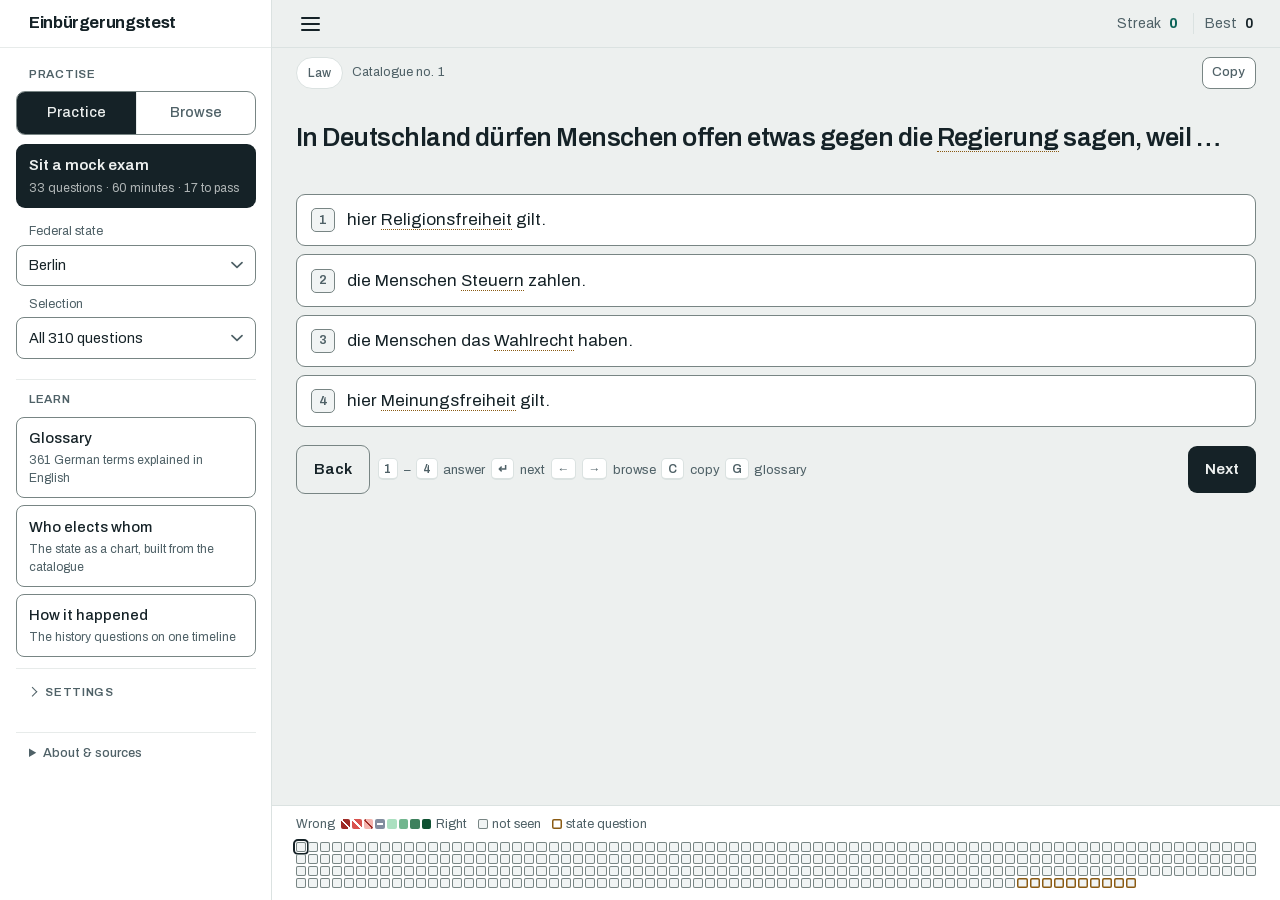
<file: index.html>
<!DOCTYPE html>
<html lang="en">
<head>
<meta charset="utf-8">
<meta name="viewport" content="width=device-width, initial-scale=1, viewport-fit=cover">
<meta name="color-scheme" content="light dark">

<!-- Fetched before the identity block below so the render path is not held up
     behind two dozen meta tags the parser has to walk first. -->
<link rel="stylesheet" href="tokens.css">
<link rel="stylesheet" href="nav.css">
<link rel="stylesheet" href="app.css">
<link rel="preload" as="fetch" type="application/json" href="data/questions.json" crossorigin>
<link rel="preload" as="fetch" type="application/json" href="data/glossary.json" crossorigin>
<link rel="modulepreload" href="app.js">
<link rel="modulepreload" href="nav.js">

<!-- ------------------------------------------------ identity
     Crawlers reject relative og:image and og:url, so the origin is written out
     in full here. It is a static site with no build step: nothing else is going
     to resolve it. Regenerate the artwork with `python3 brand/build.py`. -->
<title>Einbürgerungstest — all 460 questions, explained in English</title>
<meta name="description" content="All 460 questions of the official German citizenship test, explained in English — with a 361-term glossary and a timed mock exam. Works offline.">
<link rel="canonical" href="https://jadrizk.github.io/einbuergerungstest-trainer/">
<meta name="theme-color" content="#EDF0EF" media="(prefers-color-scheme: light)">
<meta name="theme-color" content="#10191B" media="(prefers-color-scheme: dark)">
<!-- after the theme-color metas, which it pins; before the body, which it themes -->
<script src="theme.js"></script>

<link rel="icon" href="icon/favicon.ico" sizes="32x32">
<link rel="icon" href="icon/favicon.svg" type="image/svg+xml">
<link rel="apple-touch-icon" href="icon/apple-touch-icon.png">
<link rel="manifest" href="manifest.json">
<meta name="apple-mobile-web-app-title" content="Einbürgerungstest">

<meta property="og:type" content="website">
<meta property="og:site_name" content="Einbürgerungstest">
<meta property="og:locale" content="en_GB">
<meta property="og:title" content="Einbürgerungstest — Understand the questions, don’t memorise them.">
<meta property="og:description" content="All 460 questions of the official German citizenship test, explained in English — with a 361-term glossary and a timed mock exam. Works offline.">
<meta property="og:url" content="https://jadrizk.github.io/einbuergerungstest-trainer/">
<meta property="og:image" content="https://jadrizk.github.io/einbuergerungstest-trainer/icon/social-card.png">
<meta property="og:image:type" content="image/png">
<meta property="og:image:width" content="1200">
<meta property="og:image:height" content="630">
<meta property="og:image:alt" content="The Einbürgerungstest wordmark above the line “Understand the questions, don’t memorise them.” and the facts: 460 questions, 361 terms explained, works offline.">
<meta name="twitter:card" content="summary_large_image">
<meta name="twitter:title" content="Einbürgerungstest — Understand the questions, don’t memorise them.">
<meta name="twitter:description" content="All 460 questions of the official German citizenship test, explained in English — with a 361-term glossary and a timed mock exam. Works offline.">
<meta name="twitter:image" content="https://jadrizk.github.io/einbuergerungstest-trainer/icon/social-card.png">
<script type="module" src="app.js"></script>
</head>
<body>

<a class="skip" href="#view">Skip to the question</a>

<!-- ------------------------------------------------ top bar
     On a phone this is deliberately almost empty: a menu button, where you
     are in the catalogue, and nothing else. Everything else lives in the
     drawer, which on a wide screen stops being a drawer and becomes a rail. -->
<header class="bar">
  <button class="burger" id="burger" aria-label="Menu" aria-expanded="false" aria-controls="nav">
    <span></span><span></span><span></span>
  </button>
  <div class="brand">Einbürgerungstest <span>· question catalogue</span></div>
  <div class="streak" id="streak" title="Right answers in a row in Practice. Every visit starts at 0; your best is kept.">
    <span>Streak <b id="s-now">0</b></span><span>Best <b id="s-best">0</b></span>
  </div>
</header>

<button class="scrim" id="scrim" type="button" tabindex="-1"
        aria-label="Close the menu" hidden></button>

<!-- ------------------------------------------------ navigation
     One copy of every control. CSS decides whether it is an overlaying
     drawer (phone) or a permanent left rail (desktop). -->
<nav class="nav" id="nav" aria-label="Main menu">
  <div class="nav-head">
    <span class="nav-title">Einbürgerungstest</span>
    <button class="navclose" id="navclose" aria-label="Close the menu">✕</button>
  </div>

  <div class="nav-body">
    <!-- nav.js writes the sections every page shares (the modes and the mock
         exam here, Learn, Appearance); this page's own controls sit between -->
    <div class="nav-sec" id="practise">
      <label class="field"><span>Federal state</span>
        <select class="pick" id="land" aria-label="Federal state"></select></label>
      <label class="field"><span>Selection</span>
        <select class="pick" id="filter" aria-label="Selection"></select></label>
    </div>

    <div class="nav-sec" id="learn"></div>

    <details class="nav-fold" id="settings"><summary>Settings</summary>
      <div class="nav-sec">
        <h3>Study options</h3>
        <div class="opt-row" id="t-gloss" role="checkbox" tabindex="0" aria-checked="true">
          <span class="lb">English explanations<em>Civic and legal terms are underlined. Tap one to read it.</em></span>
          <span class="sw"></span>
        </div>
        <div class="opt-row" id="t-hooks" role="checkbox" tabindex="0" aria-checked="false">
          <span class="lb">Show hooks<em>A rare word in the question and a word only the right answer has, for recognising questions you have learnt. A miss always shows its hook.</em></span>
          <span class="sw"></span>
        </div>
        <div class="opt-row" id="t-auto" role="checkbox" tabindex="0" aria-checked="true">
          <span class="lb">Advance when correct<em>Moves on by itself after a right answer. Wrong answers always wait.</em></span>
          <span class="sw"></span>
        </div>
        <div class="opt-row" id="t-shufq" role="checkbox" tabindex="0" aria-checked="false">
          <span class="lb">Shuffle questions<em>Your mistakes come up first, and a miss comes back a few questions later. Off: catalogue order.</em></span><span class="sw"></span>
        </div>
        <div class="opt-row" id="t-shufa" role="checkbox" tabindex="0" aria-checked="false">
          <span class="lb">Shuffle answers<em>Stops you memorising the position instead of the answer.</em></span><span class="sw"></span>
        </div>
      </div>

      <div class="nav-sec" id="appearance"></div>

      <div class="nav-sec">
        <button class="danger" id="reset">Reset progress</button>
      </div>
    </details>

    <details class="about">
      <summary>About &amp; sources</summary>
      <p>Questions: Federal Office for Migration and Refugees (BAMF), &bdquo;Gesamtfragenkatalog zum
      Test Leben in Deutschland und zum Einbürgerungstest&ldquo;, dated 26 May 2025 — an official work
      under § 5 UrhG, reproduced unaltered. Some images are reproduced from that catalogue; others
      have been redrawn. This is not a BAMF service. The English explanations are a study aid and are
      not part of the official catalogue. Your progress stays local to this browser.</p>
      <p>Spotted a wrong answer or a confusing explanation?
      <a href="https://github.com/JadRizk/einbuergerungstest-trainer/issues/new">Tell me about it</a>.</p>
    </details>
  </div>
</nav>

<!-- ------------------------------------------------ the question itself -->
<main id="view" tabindex="-1"><div class="empty"><b>Loading…</b>Fetching the question catalogue.</div></main>

<!-- ------------------------------------------------ progress
     Desktop: a static bar across the bottom, as before.
     Phone: a sheet that is either shut or open, nothing in between. -->
<div class="dock" id="dock">
  <button class="grab" id="grab" aria-expanded="false" aria-controls="dock-body" aria-label="Show your progress">
    <span class="grab-bar"></span>
    <span class="grab-txt" id="dock-stat"></span>
  </button>

  <div class="dock-body" id="dock-body">
    <div class="dock-in">
      <div class="stats" id="stats"></div>

      <div class="dock-head">
        <span class="legend">
          <span class="ramp" title="Right answers minus wrong ones. A miss turns any question red; two right answers bring it back to green.">Wrong<i class="r3"></i><i class="r2"></i><i class="r1"></i><i class="even"></i><i class="g1"></i><i class="g2"></i><i class="g3"></i><i class="g4"></i>Right</span>
          <span><i class="g0"></i>not seen</span>
          <span><i class="land"></i>state question</span>
        </span>
      </div>
      <div class="map" id="map"></div>
    </div>
  </div>
</div>

<div id="tip" role="tooltip" hidden><b></b><span></span></div>

<!-- ------------------------------------------------ fullscreen image
     36 of the 39 picture questions answer with a pointer into the image
     ("Bild 3", or a number on a map), so being able to see the image big
     is not a nicety — it is how you answer at all. -->
<div class="lens" id="lens" hidden>
  <button class="lensclose" id="lensclose" aria-label="Close the picture">✕</button>
  <img id="lensimg" alt="">
</div>

<div class="veil" id="veil" hidden>
  <div class="sheet" role="dialog" aria-modal="true" aria-label="Glossary">
    <header>
      <h2>Glossary</h2>
      <input id="gsearch" type="search" placeholder="Search a German term or its English meaning" aria-label="Search the glossary">
      <button class="icon" id="gclose">Close</button>
    </header>
    <div class="body" id="gbody"></div>
  </div>
</div>

<script>
/* Registered here rather than in app.js: if the catalogue fetch fails on a
   first visit, app.js never finishes, and offline support is exactly what a
   failed fetch needs. */
if('serviceWorker' in navigator){
  addEventListener('load', () => navigator.serviceWorker.register('./sw.js').catch(()=>{}));
}
</script>
</body>
</html>
</file>
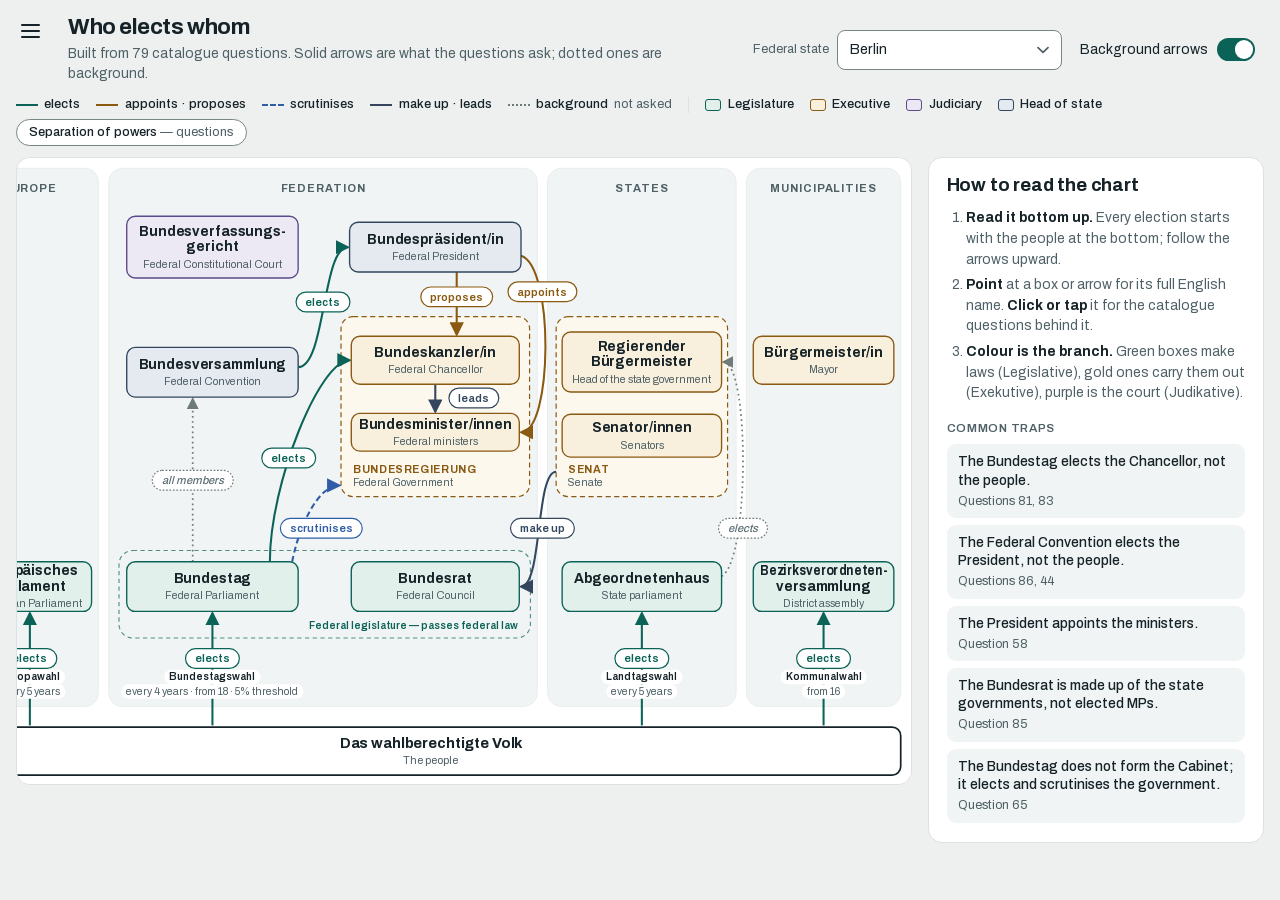
<file: organigramm.html>
<!DOCTYPE html>
<html lang="en">
<head>
<meta charset="utf-8">
<meta name="viewport" content="width=device-width, initial-scale=1, viewport-fit=cover">
<meta name="color-scheme" content="light dark">
<link rel="stylesheet" href="tokens.css">
<link rel="stylesheet" href="nav.css">
<link rel="stylesheet" href="organigramm.css">
<link rel="preload" as="fetch" type="application/json" href="data/questions.json" crossorigin>
<link rel="preload" as="fetch" type="application/json" href="data/glossary.json" crossorigin>
<title>Who elects whom — Einbürgerungstest</title>
<meta name="description" content="Who elects whom in Germany: an organisational chart of the federal, state, local and EU bodies, built from the questions of the official citizenship test.">
<meta name="theme-color" content="#EDF0EF" media="(prefers-color-scheme: light)">
<meta name="theme-color" content="#10191B" media="(prefers-color-scheme: dark)">
<!-- after the theme-color metas, which it pins; before the body, which it themes -->
<script src="theme.js"></script>
<link rel="icon" href="icon/favicon.ico" sizes="32x32">
<link rel="icon" href="icon/favicon.svg" type="image/svg+xml">
<script type="module" src="organigramm.js"></script>
</head>
<body>

<header class="bar">
  <button class="burger" id="burger" type="button" aria-label="Menu" aria-expanded="false" aria-controls="nav">
    <span></span><span></span><span></span>
  </button>
  <div class="title">
    <h1>Who elects whom</h1>
    <p>Built from <span id="qcount">…</span> catalogue questions. Solid arrows are what the questions ask; dotted ones are background.</p>
  </div>
  <div class="controls">
    <label class="field"><span>Federal state</span>
      <select class="pick" id="land"></select></label>
    <div class="opt-row" id="t-bg" role="checkbox" tabindex="0" aria-checked="true">
      <span class="lb">Background arrows</span><span class="sw"></span>
    </div>
  </div>
</header>

<ul class="legend" aria-label="Legend">
  <li><i class="ln k-elect"></i><span>elects</span></li>
  <li><i class="ln k-appt"></i><span>appoints · proposes</span></li>
  <li><i class="ln k-ctl"></i><span>scrutinises</span></li>
  <li><i class="ln k-form"></i><span>make up · leads</span></li>
  <li><i class="ln k-bg"></i><span>background</span> <em>not asked</em></li>
  <li class="gap" aria-hidden="true"></li>
  <li><i class="bx b-leg"></i><span>Legislature</span></li>
  <li><i class="bx b-exe"></i><span>Executive</span></li>
  <li><i class="bx b-jud"></i><span>Judiciary</span></li>
  <li><i class="bx b-head"></i><span>Head of state</span></li>
  <li><button id="sep" type="button"><span>Separation of powers</span> — questions</button></li>
</ul>

<main class="wrap">
  <div class="chart" id="chart"></div>
  <aside class="panel" id="panel" hidden aria-label="Questions behind the selection">
    <button class="close" id="panel-close" aria-label="Close">✕</button>
    <div id="panel-body"></div>
  </aside>
</main>

<div class="tip" id="tip" role="tooltip" hidden></div>

</body>
</html>
</file>
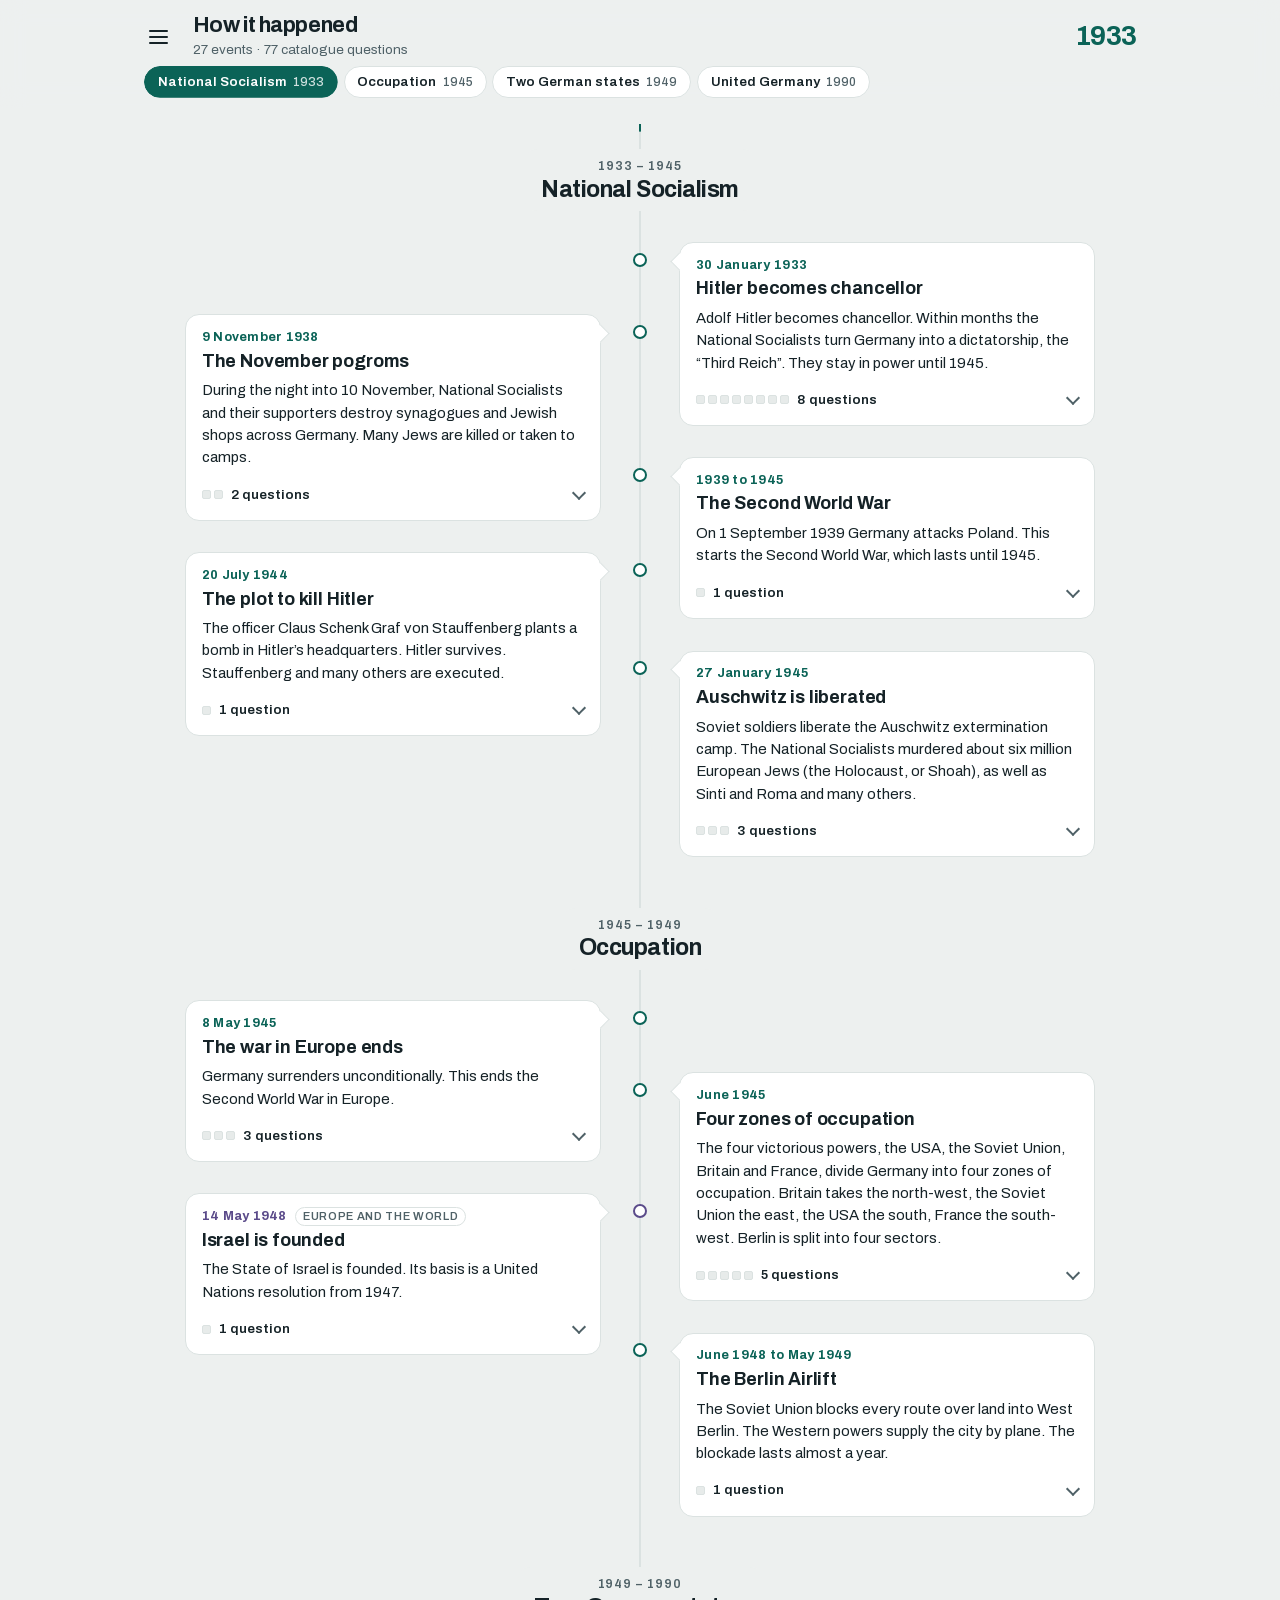
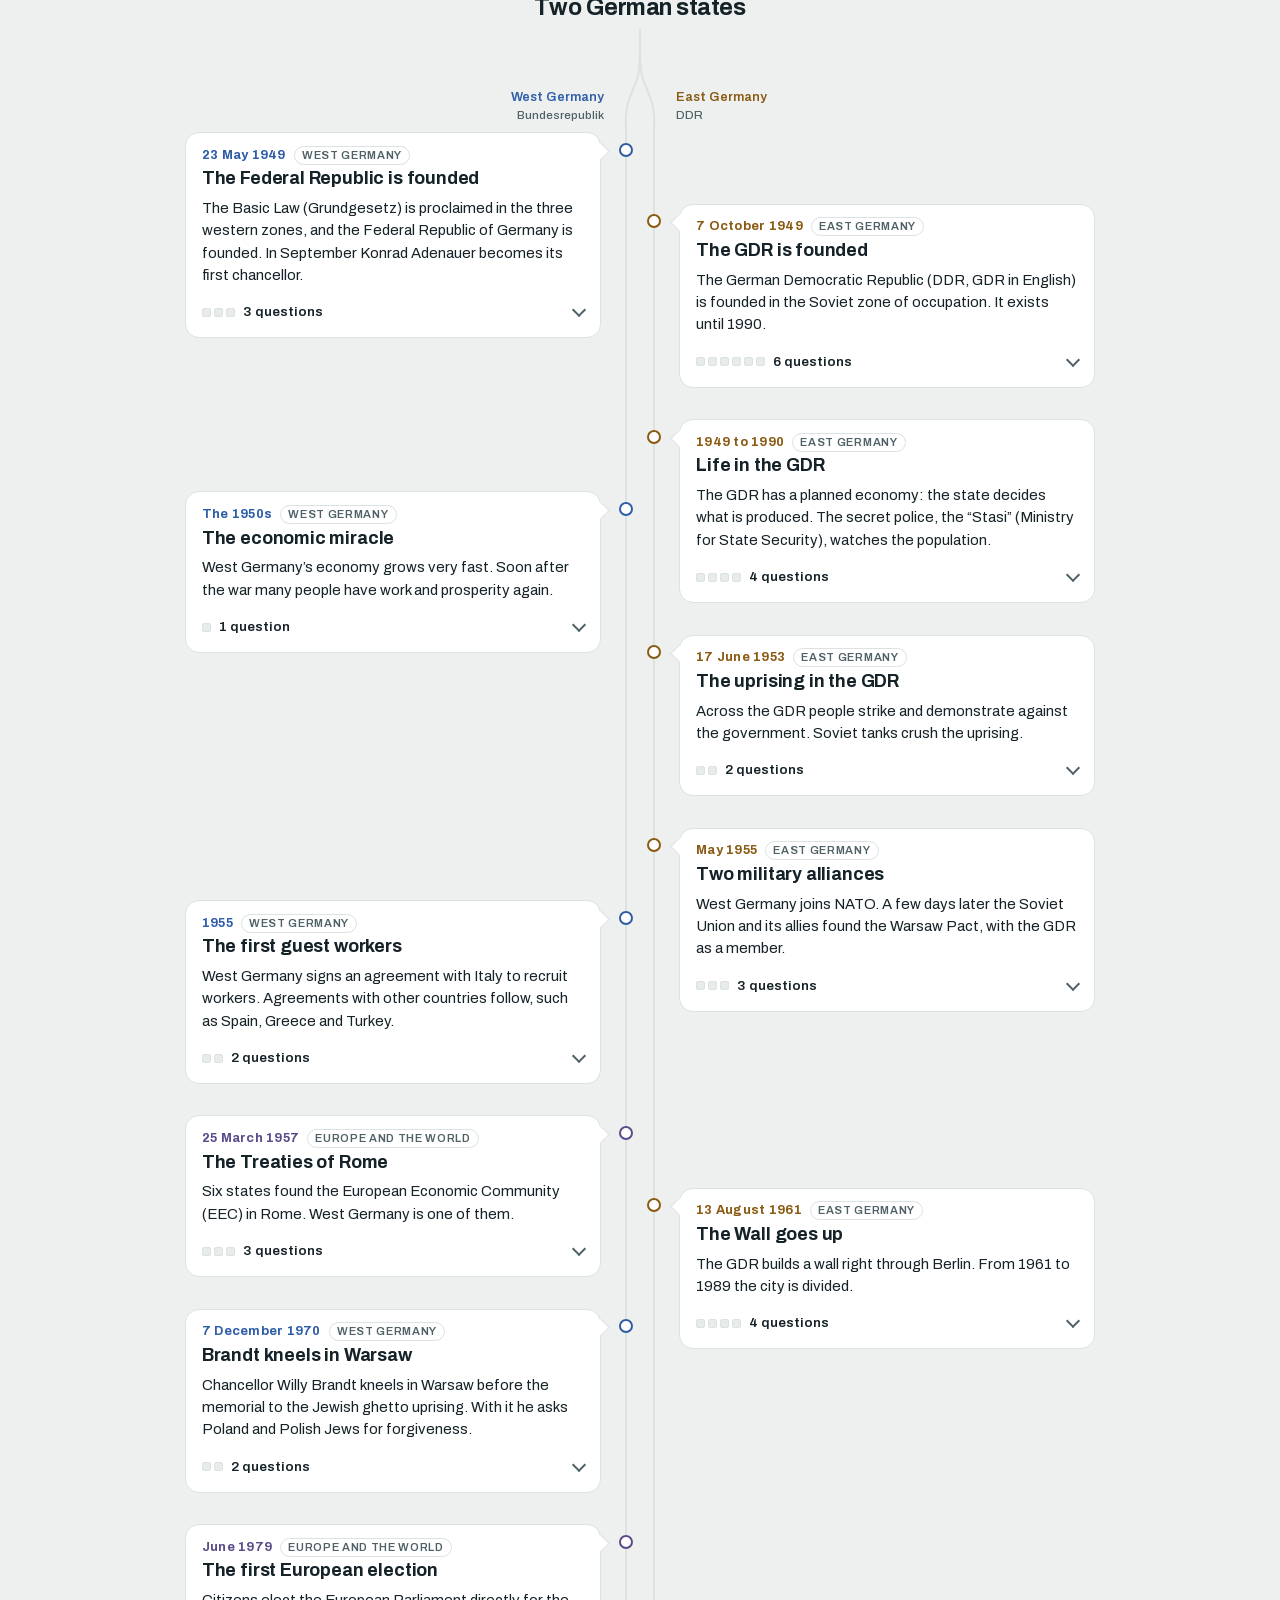
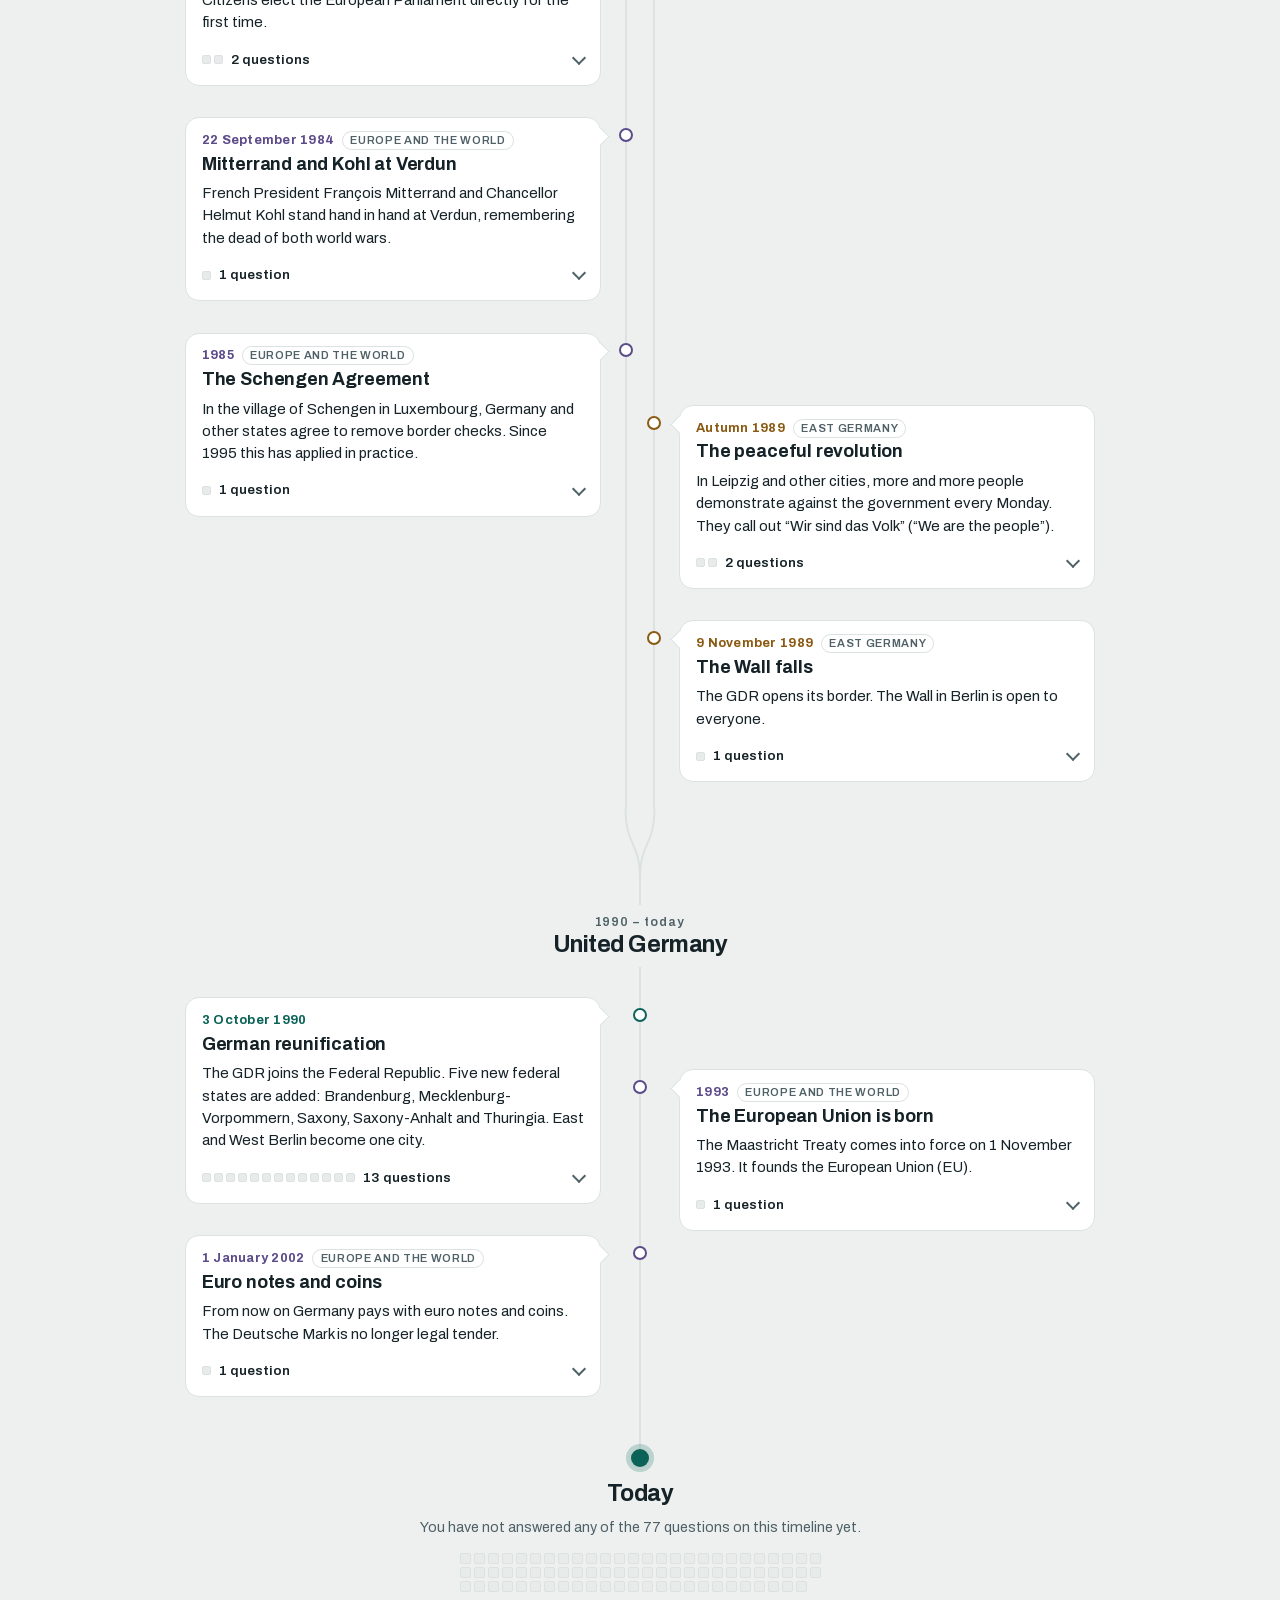
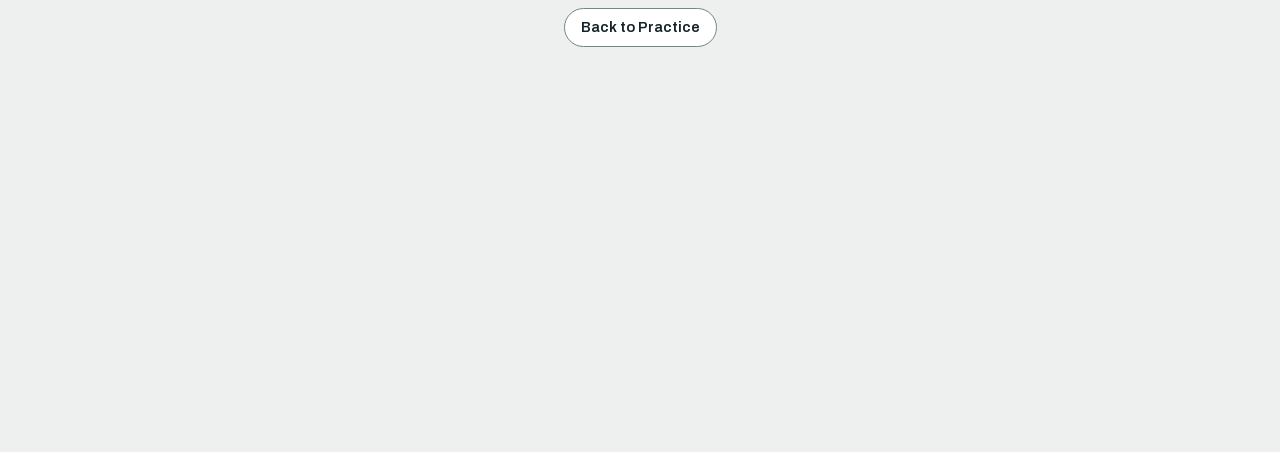
<file: timeline.html>
<!DOCTYPE html>
<html lang="en">
<head>
<meta charset="utf-8">
<meta name="viewport" content="width=device-width, initial-scale=1, viewport-fit=cover">
<meta name="color-scheme" content="light dark">
<link rel="stylesheet" href="tokens.css">
<link rel="stylesheet" href="nav.css">
<link rel="stylesheet" href="timeline.css">
<link rel="preload" as="fetch" type="application/json" href="data/timeline.json" crossorigin>
<link rel="preload" as="fetch" type="application/json" href="data/questions.json" crossorigin>
<title>How it happened — Einbürgerungstest</title>
<meta name="description" content="How it happened: the events behind the history questions of the official German citizenship test, on one timeline.">
<meta name="theme-color" content="#EDF0EF" media="(prefers-color-scheme: light)">
<meta name="theme-color" content="#10191B" media="(prefers-color-scheme: dark)">
<!-- after the theme-color metas, which it pins; before the body, which it themes -->
<script src="theme.js"></script>
<link rel="icon" href="icon/favicon.ico" sizes="32x32">
<link rel="icon" href="icon/favicon.svg" type="image/svg+xml">
<script type="module" src="timeline.js"></script>
</head>
<body>

<header class="bar" id="bar">
  <div class="bar-row">
    <button class="burger" id="burger" type="button" aria-label="Menu" aria-expanded="false" aria-controls="nav">
      <span></span><span></span><span></span>
    </button>
    <div class="title">
      <h1>How it happened</h1>
      <p><span id="count">…</span></p>
    </div>
    <div class="year" aria-hidden="true"><span id="year">1933</span></div>
  </div>
  <nav class="eras" aria-label="Eras">
    <div class="eras-scroll" id="eras-scroll">
      <ol class="chips" id="chips"></ol>
      <!-- the same chips again, filled; clip-path shows only the active one -->
      <ol class="chips lit" id="chips-lit" aria-hidden="true"></ol>
    </div>
  </nav>
</header>

<main class="wrap">
  <ol class="tl" id="tl"></ol>
</main>

</body>
</html>
</file>
<file: tokens.css>
/* The colours both pages share, once. app.css and organigramm.css each load
   after this and add only their own: the map and picked tokens, the arrows and
   branches. Every value is measured in brand/PALETTE.md, and
   brand/check-colours.mjs pins them to it. */
:root{
  --paper:#EDF0EF; --card:#FFFFFF; --ink:#152227; --muted:#4F6167;
  --dim:#5C6E74;                       /* rejected answers: readable, not shouty */
  --edge:#788584;                      /* borders of real controls, >=3:1        */
  --rule:#DBE2E1; --soft:#E7EBEA;      /* decorative dividers only               */
  --sunk:#F1F4F4;
  --accent:#0B6357; --gold:#8A5A12; --goldbg:#F8F0DC;
  --ok:#0F5132; --okbg:#DEEDE4; --no:#B3332B;
  --tipbg:#152227; --tipink:#F2F5F4;   /* tooltip, and the exam bar's strip  */
  --tipline:#152227;                   /* the tooltip's edge: its own ground  */
  --chev:url("data:image/svg+xml,%3Csvg xmlns='http://www.w3.org/2000/svg' width='12' height='8' viewBox='0 0 12 8' fill='none'%3E%3Cpath d='M1 1.6 L6 6.4 L11 1.6' stroke='%234F6167' stroke-width='1.7' stroke-linecap='round' stroke-linejoin='round'/%3E%3C/svg%3E");
  color-scheme:light;
}
/* Dark: the same paper with the light off. Same hues at the same low chroma,
   only lightness moves. theme.js sets data-theme, resolving System from the
   device. */
:root[data-theme="dark"]{
  --paper:#10191B; --card:#192426; --ink:#E4EBEB; --muted:#ABBBBE;
  --dim:#98A8AB;
  --edge:#717D7E;
  --rule:#313A3B; --soft:#273031;
  --sunk:#151E21;
  --accent:#6AB5A6; --gold:#D6A866; --goldbg:#352917;
  --ok:#7FCB9E; --okbg:#1B3125; --no:#EB827B;
  --tipbg:#2F3A3D; --tipink:#E4EBEB;
  --tipline:#717D7E;
  --chev:url("data:image/svg+xml,%3Csvg xmlns='http://www.w3.org/2000/svg' width='12' height='8' viewBox='0 0 12 8' fill='none'%3E%3Cpath d='M1 1.6 L6 6.4 L11 1.6' stroke='%23ABBBBE' stroke-width='1.7' stroke-linecap='round' stroke-linejoin='round'/%3E%3C/svg%3E");
  color-scheme:dark;
}
</file>
<file: nav.css>
/* The menu: the burger, the drawer and what is in it, on every page.

   On the chart and the timeline it is a drawer at every width, so they keep
   their full width. The Practice page's own stylesheet, app.css, turns the
   same drawer into a permanent rail above 62rem. */

:root{--railpad:1rem}                  /* where control boxes start */

.burger{
  flex:0 0 auto; width:2.75rem; height:2.75rem; margin:-.35rem 0 -.35rem -.5rem;
  background:transparent; border:0; border-radius:9px; cursor:pointer;
  display:grid; place-content:center; gap:4px; padding:0;
}
.burger span{display:block; width:19px; height:2px; background:var(--ink); border-radius:2px; transition:transform .2s, opacity .2s}
.burger:hover{background:var(--soft)}
body.nav-open .burger span:nth-child(1){transform:translateY(6px) rotate(45deg)}
body.nav-open .burger span:nth-child(2){opacity:0}
body.nav-open .burger span:nth-child(3){transform:translateY(-6px) rotate(-45deg)}

/* ------------------------------------------------ the drawer */
.scrim{position:fixed; inset:0; z-index:44; background:rgba(10,18,20,.42); border:0; padding:0;
       appearance:none; -webkit-appearance:none; cursor:pointer}
.scrim[hidden]{display:none}

.nav{
  position:fixed; z-index:45; top:0; bottom:0; left:0;
  width:min(20rem,86vw); background:var(--card); border-right:1px solid var(--rule);
  display:flex; flex-direction:column;
  transform:translateX(-101%); transition:transform .26s cubic-bezier(.22,.61,.36,1);
  padding-left:env(safe-area-inset-left,0px);
}
body.nav-open .nav{transform:translateX(0)}
.nav-head{
  flex:0 0 auto; display:flex; align-items:center; gap:.6rem;
  padding:calc(.8rem + env(safe-area-inset-top,0px)) var(--railpad) .8rem var(--railpad);
  border-bottom:1px solid var(--soft);
}
.nav-title{padding-left:13px; font-weight:700; letter-spacing:-.022em; font-size:1.02rem}
.navclose{margin-left:auto; width:2.5rem; height:2.5rem; border:0; background:transparent; border-radius:8px; cursor:pointer; color:var(--muted); font-size:1rem}
.navclose:hover{background:var(--sunk); color:var(--ink)}
.nav-body{flex:1 1 auto; min-height:0; overflow-y:auto; -webkit-overflow-scrolling:touch;
  padding:.4rem var(--railpad) calc(1.4rem + env(safe-area-inset-bottom,0px))}
.nav-sec{padding:.7rem 0; border-bottom:1px solid var(--soft)}
.nav-sec:last-of-type{border-bottom:0}
.nav-sec h3{margin:0 0 .5rem; padding-left:13px; font-size:.74rem; font-weight:600; letter-spacing:.06em; text-transform:uppercase; color:var(--muted)}

.modes{display:flex; border:1px solid var(--edge); border-radius:9px; overflow:hidden; background:var(--card)}
.modes button, .modes a{flex:1 1 0; border:0; background:transparent; padding:.62rem 12px; cursor:pointer; font-size:.9rem; font-weight:500; color:var(--muted); border-right:1px solid var(--soft)}
.modes a{text-align:center; text-decoration:none}   /* on the other pages, links into the app */
.modes a:hover{color:var(--ink)}
.modes > :last-child{border-right:0}
.modes button[aria-pressed=true]{background:var(--ink); color:var(--paper)}

.bigbtn{
  width:100%; margin-top:.55rem; text-align:left; cursor:pointer;
  background:var(--ink); color:var(--paper); border:0; border-radius:9px;
  padding:.68rem 13px; font-size:.94rem; font-weight:600;
}
a.bigbtn{display:block; text-decoration:none}
.bigbtn em{display:block; font-style:normal; font-size:.76rem; font-weight:400; opacity:.72; margin-top:.12rem}

.rowbtn{
  width:100%; text-align:left; cursor:pointer; background:var(--card);
  border:1px solid var(--edge); border-radius:8px; padding:.6rem 12px; font-size:.92rem; font-weight:500;
}
.rowbtn em{display:block; font-style:normal; font-size:.76rem; font-weight:400; color:var(--muted); margin-top:.1rem}
.rowbtn:hover{border-color:var(--muted)}
a.rowbtn{display:block; color:inherit; text-decoration:none}
.rowbtn + .rowbtn{margin-top:.45rem}
/* the page you are on: marked, and not offered as somewhere to go */
.rowbtn[aria-current=page]{border-color:var(--accent); box-shadow:inset 3px 0 0 var(--accent); cursor:default}

/* ------------------------------------------------ settings, folded
   One heading that opens on everything you set once and leave. */
.nav-fold{border-top:1px solid var(--soft)}
.nav-fold > summary{list-style:none; display:flex; align-items:center; gap:.55rem; margin:.35rem 0; padding:.6rem 0 .6rem 13px;
  border-radius:8px; cursor:pointer; font-size:.74rem; font-weight:600; letter-spacing:.06em; text-transform:uppercase; color:var(--muted)}
.nav-fold > summary::-webkit-details-marker{display:none}
.nav-fold > summary::before{content:''; width:.4rem; height:.4rem; margin-top:-.15rem;
  border-right:1.6px solid currentColor; border-bottom:1.6px solid currentColor; transform:rotate(-45deg); transition:transform .2s}
.nav-fold[open] > summary::before{transform:rotate(45deg)}
.nav-fold > summary:hover{color:var(--ink); background:var(--sunk)}
.nav-fold > .nav-sec:first-of-type{padding-top:.2rem}
@media (prefers-reduced-motion:reduce){ .nav-fold > summary::before{transition:none} }
</file>
<file: app.css>
/* Self-hosted so no visitor IP reaches Google. The latin subset (U+0000-00FF)
   covers every character this app renders, umlauts and ß included; ẞ appears
   only inside glossary regexes, never on screen. Variable, 400-700 in one file. */
@font-face{
  font-family:'Archivo';
  font-style:normal;
  font-weight:400 700;
  font-display:swap;
  src:url('font/archivo-latin-var.woff2') format('woff2-variations');
}

:root{
  /* the shared colours are in tokens.css; these are the app's own */
  --nobg:#FAE4E2;
  /* map only: three reds, an even grey and four greens, the last being --ok.
     Under dichromacy no red or grey clears every green, so red cells carry a
     slash and the even cell a dash -- the colour is never the only signal */
  --cellno1:#F4B4AE; --cellno2:#D9534F; --cellno3:#9E2B26;
  --celleven:#828D9F;
  --cellmark:var(--card);              /* a red cell's slash                  */
  --cellmark1:var(--cellno3);          /* ...on the palest red, where --card vanishes */
  --cellok1:#ABE0C0; --cellok2:#72B68F; --cellok3:#3E815D;
  --picked:#E3EEEB;                    /* a chosen answer, chip, copy button  */
  --gloss:#C9E4D6;                     /* a glossed word in an answer         */
  --imgdim:none;                       /* catalogue scans keep a white plate  */
  --shell:62rem; --rail:17rem;
  --font:"Archivo",-apple-system,BlinkMacSystemFont,"Segoe UI",Roboto,"Helvetica Neue",Arial,sans-serif;

  /* safe areas, named once so every fixed edge can use them */
  --sat:env(safe-area-inset-top,0px);
  --sab:env(safe-area-inset-bottom,0px);
  --sal:env(safe-area-inset-left,0px);
  --sar:env(safe-area-inset-right,0px);
  --peek:calc(3.7rem + var(--sab));    /* the progress sheet at rest */
}
/* Dark: the app's own colours, lifted the way tokens.css lifts the shared
   ones and measured in brand/PALETTE.md. */
:root[data-theme="dark"]{
  --nobg:#3F2220;
  /* The greens run the other way, more right being brighter on a dark page.
     The reds do not: the lightest red sits next to even in both themes, so
     one miss reads as the mild end and three as the dim, heavy one */
  --cellno1:#D0524C; --cellno2:#972622; --cellno3:#5A2522;
  --celleven:#5F6A7B;
  --cellmark:var(--ink); --cellmark1:var(--ink);   /* a dark slash is lost on dark red */
  --cellok1:#214D34; --cellok2:#367854; --cellok3:#56A276;
  --picked:#1F3531;
  --gloss:#284B3B;
  --imgdim:brightness(.9);
}
/* theme.js sets this for the instant a theme changes, so every surface
   switches at once instead of each running its own colour transition */
.theming, .theming *, .theming *::before, .theming *::after{transition:none!important}
*{box-sizing:border-box}
html,body{margin:0;padding:0}

/* The app is a fixed shell, not a scrolling document: the question area
   scrolls inside itself so the answers can stay under your thumb. */
body{
  background:var(--paper); color:var(--ink); font-family:var(--font);
  font-size:17px; line-height:1.5; font-variant-numeric:tabular-nums;
  -webkit-font-smoothing:antialiased; -webkit-text-size-adjust:100%;
  overflow-wrap:break-word;
  height:100dvh; overflow:hidden;
  display:flex; flex-direction:column;
  padding-bottom:var(--peek);          /* the sheet's resting strip */
  overscroll-behavior:none;
}
button,select,input{font:inherit;color:inherit}
:focus-visible{outline:2.5px solid var(--accent); outline-offset:2px; border-radius:4px}

.skip{position:absolute;left:-9999px;top:0;z-index:99;background:var(--ink);color:var(--paper);padding:.6rem 1rem;border-radius:0 0 8px 0}
.skip:focus{left:0}

/* ------------------------------------------------ top bar */
.bar{
  flex:0 0 auto; z-index:30; background:var(--paper); border-bottom:1px solid var(--rule);
  padding:calc(.4rem + var(--sat)) calc(.7rem + var(--sar)) .4rem calc(.7rem + var(--sal));
  display:flex; align-items:center; gap:.6rem; min-height:3rem;
}
.brand{font-weight:700; letter-spacing:-.022em; font-size:1rem; white-space:nowrap; overflow:hidden; text-overflow:ellipsis}
.wide{display:none}                    /* long labels are a wide-screen luxury */
.brand span{color:var(--muted); font-weight:500; display:none}
.streak{margin-left:auto; display:flex; align-items:baseline; font-size:.86rem; color:var(--muted); white-space:nowrap; cursor:default}
.streak b{display:inline-block; min-width:1.4ch; margin-left:.3rem; color:var(--ink); font-weight:600; font-variant-numeric:tabular-nums}
.streak span + span{margin-left:.7rem; padding-left:.7rem; border-left:1px solid var(--rule)}
#s-now{color:var(--accent); font-weight:700}
.streak[hidden]{display:none}

.field{display:block; margin-bottom:.55rem}
.bigbtn + .field{margin-top:.9rem}            /* the catalogue pickers, under the exam */
.field>span{display:block; padding-left:13px; font-size:.78rem; color:var(--muted); margin-bottom:.22rem}
/* Native select rendering adds its own internal text inset on top of CSS
   padding, so the value never lands on the same edge as its label. Dropping
   the native appearance puts the text exactly where the padding says, and we
   draw the chevron ourselves. */
.field select, .field input[type=number], .pick{
  appearance:none; -webkit-appearance:none;
  width:100%; background:var(--card); border:1px solid var(--edge); border-radius:8px;
  padding:.55rem 2.3rem .55rem 12px; font-size:.9rem; cursor:pointer;
  line-height:1.45; min-height:2.6rem;
  background-image:var(--chev);
  background-repeat:no-repeat;
  background-position:right 12px center;
}
.field select:hover, .field input[type=number]:hover, .pick:hover{border-color:var(--muted)}
.pick:disabled{opacity:.45; cursor:default}
.field[hidden]{display:none}

.opt-row{display:flex; align-items:center; gap:.7rem; padding:.55rem 0 .55rem 13px; border-radius:8px; cursor:pointer; user-select:none}
.opt-row:hover{background:var(--sunk)}
.opt-row .lb{flex:1; font-size:.9rem}
.opt-row .lb em{display:block; font-style:normal; font-size:.78rem; color:var(--muted); margin-top:.1rem; line-height:1.35}
.sw{flex:0 0 auto; width:2.4rem; height:1.4rem; border-radius:99px; background:var(--edge); position:relative; transition:background .15s}
.sw::after{content:''; position:absolute; top:2px; left:2px; width:calc(1.4rem - 4px); height:calc(1.4rem - 4px); border-radius:50%; background:var(--card); transition:transform .15s}
.opt-row[aria-checked=true] .sw{background:var(--accent)}
.opt-row[aria-checked=true] .sw::after{transform:translateX(1rem)}

.danger{width:100%; text-align:left; background:transparent; border:1px solid var(--rule); padding:.6rem 12px; border-radius:8px; cursor:pointer; font-size:.9rem; color:var(--no)}
.danger:hover{background:var(--nobg); border-color:var(--no)}
.note{padding:.2rem 0 0; font-size:.78rem; color:var(--muted); line-height:1.4}
.note[hidden]{display:none}

.about{margin-top:.9rem; border-top:1px solid var(--soft); padding-top:.7rem}
.about summary{cursor:pointer; padding-left:13px; font-size:.8rem; color:var(--muted); font-weight:500}
.about p{padding-left:13px; font-size:.74rem; color:var(--muted); line-height:1.55}

/* ------------------------------------------------ the question stage */
main{flex:1 1 auto; min-height:0; overflow-y:auto; -webkit-overflow-scrolling:touch; overscroll-behavior:contain}
.stage{display:block}
/* the part that scrolls: question text and picture */
.scroll{
  padding:.4rem calc(.85rem + var(--sar)) .4rem calc(.85rem + var(--sal));
}
/* the part that stays under your thumb: answers and the Next button */
.answers{
  position:sticky; bottom:0; z-index:5; background:var(--paper);
  padding:.5rem calc(.85rem + var(--sar)) .6rem calc(.85rem + var(--sal));
  border-top:1px solid transparent;
}
.answers.stuck{border-top-color:var(--rule); box-shadow:0 -6px 16px rgba(10,18,20,.05)}
/* With subtitles under a missed question the answers can outgrow a phone's
   screen, and pinned they would cover the question for good. So they scroll
   with the page, and only the Back / Next row stays under your thumb. */
.answers.read{position:static; border-top-color:transparent; box-shadow:none}
.answers.read .act{position:sticky; bottom:0; z-index:5; background:var(--paper);
  margin:.6rem calc(-.85rem - var(--sar)) -.6rem calc(-.85rem - var(--sal));
  padding:.5rem calc(.85rem + var(--sar)) .6rem calc(.85rem + var(--sal));
  border-top:1px solid var(--rule); box-shadow:0 -6px 16px rgba(10,18,20,.05)}

.meta{position:sticky; top:0; z-index:6; background:var(--paper); display:flex; align-items:center; gap:.55rem; flex-wrap:wrap;
  font-size:.8rem; color:var(--muted); margin:0;
  padding:.55rem calc(.85rem + var(--sar)) .35rem calc(.85rem + var(--sal))}
.tools{margin-left:auto; display:flex; gap:.4rem; flex-shrink:0}
.copy{display:inline-flex; align-items:center; gap:.3rem; background:var(--card); border:1px solid var(--edge);
  border-radius:8px; padding:.36rem .6rem; font-size:.8rem; font-weight:500; color:var(--muted);
  cursor:pointer; white-space:nowrap; text-decoration:none; line-height:1.4; min-height:2rem}
.copy:hover{color:var(--ink)}
.copy.done{border-color:var(--ok); color:var(--ok)}
.meta b{color:var(--ink); font-weight:600}
.tag{display:inline-flex; align-items:center; min-height:2rem; border:1px solid var(--rule);
  border-radius:99px; padding:0 .7rem; font-size:.77rem; font-weight:500; background:var(--card)}
.tag.land{border-color:var(--gold); color:var(--gold); background:var(--goldbg)}

.q{font-size:1.3rem; line-height:1.28; font-weight:600; letter-spacing:-.021em; margin:0 0 .9rem; max-width:34ch; text-wrap:pretty}

/* picture questions: the image is the question, so let it have the room */
.shot{background:#fff; border:1px solid var(--rule); border-radius:10px; padding:0; margin:0 0 .8rem; text-align:center; position:relative; overflow:hidden}
.shot img{max-width:100%; height:auto; display:block; margin:0 auto; cursor:zoom-in; filter:var(--imgdim)}


.opts{display:flex; flex-direction:column; gap:.45rem; margin:0; padding:0; list-style:none}
.opt{display:flex; align-items:flex-start; gap:.7rem; width:100%; text-align:left; background:var(--card);
  border:1px solid var(--edge); border-radius:9px; padding:.72rem .8rem; cursor:pointer;
  transition:border-color .12s, background .12s; min-height:2.9rem}
.opt:hover:not([aria-disabled=true]){border-color:var(--muted)}
.opt[aria-disabled=true]{cursor:default}
.cap{flex:0 0 auto; width:1.5rem; height:1.5rem; border-radius:5px; border:1px solid var(--edge);
  background:var(--sunk); display:grid; place-items:center; font-size:.8rem; font-weight:600; color:var(--muted); margin-top:.06rem}
.opt .txt{flex:1; min-width:0; overflow-wrap:break-word; hyphens:auto}
.mark{flex:0 0 auto; font-weight:700; line-height:1.5rem}
.opt.right{border-color:var(--ok); background:var(--okbg)}
.opt.right .cap{border-color:var(--ok); background:var(--ok); color:var(--card)}
.opt.right .mark{color:var(--ok)}
.opt.wrong{border-color:var(--no); background:var(--nobg)}
.opt.wrong .cap{border-color:var(--no); background:var(--no); color:var(--card)}
.opt.wrong .mark{color:var(--no)}
.opt.dim{color:var(--dim); border-color:var(--rule); background:var(--card)}
.opt.dim .cap{color:var(--dim); border-color:var(--rule)}
/* mid-exam: "this is the one I picked", NOT "this one is correct" */
.opt.picked{border-color:var(--accent); background:var(--picked); box-shadow:inset 0 0 0 1px var(--accent)}
.opt.picked .cap{border-color:var(--accent); background:var(--accent); color:var(--card)}

/* 36 of the 39 picture questions answer with "Bild 3" or a bare "2" — the
   option text carries no information, so four stacked full-width rows are
   ~200px spent on nothing. One row of four big buttons instead. */
.opts.pointer{flex-direction:row; gap:.5rem}
.opts.pointer li{flex:1 1 0; min-width:0}
.opts.pointer .opt{
  flex-direction:column; align-items:center; justify-content:center; gap:.15rem;
  padding:.5rem .2rem; min-height:3.4rem; text-align:center;
}
.opts.pointer .cap{width:1.9rem; height:1.9rem; font-size:1rem; margin:0}
.opts.pointer .txt{flex:0 0 auto; font-size:.7rem; color:var(--muted); line-height:1.2}
.opts.pointer .mark{position:absolute; top:.2rem; right:.35rem; line-height:1}
.opts.pointer .opt{position:relative}
.opts.pointer .opt.right .txt, .opts.pointer .opt.wrong .txt{color:inherit}

.act{display:flex; align-items:center; gap:.5rem; margin-top:.6rem}
.next{background:var(--ink); color:var(--paper); border:0; border-radius:9px; padding:.75rem 1.05rem; font-weight:600; font-size:.95rem; cursor:pointer; min-height:2.9rem}
.next:disabled{opacity:.32; cursor:default}
.next.quiet{background:transparent; color:var(--ink); border:1px solid var(--edge)}
.act .grow{flex:1 1 auto}
.kbd{border:1px solid var(--rule); border-bottom-width:2px; border-radius:5px; padding:.03rem .36rem;
  font-size:.75rem; color:var(--muted); background:var(--card); font-weight:600; white-space:nowrap}
.hint{display:none; font-size:.82rem; color:var(--muted); align-items:center; gap:.35rem; flex-wrap:wrap}

/* the verdict line that replaces the keyboard hints on a phone */
.verdictline{font-size:.86rem; font-weight:600; flex:1 1 auto; min-width:0}
.verdictline.ok{color:var(--ok)} .verdictline.bad{color:var(--no)}

/* ------------------------------------------------ English subtitles */
.sub{display:block; margin-top:.2rem; font-size:.86rem; line-height:1.35; font-weight:400;
  color:var(--muted); letter-spacing:0}
.qsub{font-size:.95rem; margin:-.55rem 0 .9rem; max-width:44ch; text-wrap:pretty}
.al{border-radius:3px; transition:background .1s, box-shadow .1s}
.al.lit, .al.pin{background:var(--goldbg); box-shadow:0 0 0 2px var(--goldbg), inset 0 -2px 0 var(--gold); color:var(--ink)}
.sub .al{cursor:pointer}

/* ------------------------------------------------ glossary term + tooltip */
.gl{border-bottom:1.5px dotted var(--gold); cursor:help}
.opt:not([aria-disabled=true]) .gl{cursor:pointer}
#tip{position:fixed; z-index:60; max-width:19rem; background:var(--tipbg); color:var(--tipink);
  border:1px solid var(--tipline);
  border-radius:8px; padding:.5rem .65rem; font-size:.84rem; line-height:1.4;
  box-shadow:0 8px 22px rgba(0,0,0,.24); pointer-events:none}
#tip[hidden]{display:none}
#tip b{display:block; font-size:.79rem; opacity:.62; font-weight:600; margin-bottom:.1rem}

/* ------------------------------------------------ fullscreen picture */
.lens{position:fixed; inset:0; z-index:70; background:rgba(8,14,16,.94); display:flex; align-items:flex-start; justify-content:center; padding:calc(3.6rem + var(--sat)) .5rem calc(1rem + var(--sab)); overflow:auto; overscroll-behavior:contain}
.lens[hidden]{display:none}
/* fill the width and let it scroll rather than shrinking a tall map to fit --
   on the map questions, reading the picture IS answering the question */
.lens img{width:100%; height:auto; max-width:none; max-height:none; background:#fff; border-radius:6px; touch-action:pinch-zoom}
.lensclose{position:absolute; top:calc(.7rem + var(--sat)); right:.7rem; width:2.75rem; height:2.75rem; border-radius:50%; border:0; background:rgba(255,255,255,.14); color:#fff; font-size:1.05rem; cursor:pointer}
.lensclose:hover{background:rgba(255,255,255,.26)}

/* ------------------------------------------------ glossary panel */
.veil{position:fixed; inset:0; z-index:50; background:rgba(10,18,20,.42); display:flex; justify-content:center; align-items:flex-start; padding:4vh 1rem}
.veil[hidden]{display:none}
.sheet{background:var(--card); border:1px solid var(--rule); border-radius:12px; width:min(40rem,100%); max-height:88dvh; display:flex; flex-direction:column; overflow:hidden}
.sheet header{display:flex; align-items:center; gap:.7rem; padding:.9rem 1.1rem; border-bottom:1px solid var(--soft)}
.sheet h2{margin:0; font-size:1.05rem; letter-spacing:-.02em}
.sheet input{flex:1; background:var(--sunk); border:1px solid var(--edge); border-radius:7px; padding:.4rem .6rem; font-size:.9rem; min-width:6rem}
.sheet .body{overflow:auto; padding:.4rem 1.1rem 1.1rem}
.icon{background:var(--card); border:1px solid var(--edge); border-radius:8px; padding:.44rem .7rem; font-size:.86rem; cursor:pointer; color:var(--muted); white-space:nowrap}
.icon:hover{color:var(--ink)}
.gcat{font-size:.76rem; font-weight:600; color:var(--muted); margin:1rem 0 .3rem; border-bottom:1px solid var(--soft); padding-bottom:.25rem}
.gitem{display:flex; gap:.8rem; padding:.32rem 0; font-size:.9rem; align-items:baseline}
.gitem b{flex:0 0 11rem; font-weight:600}
.gitem span{flex:1; color:var(--muted)}
@media(max-width:560px){ .gitem{flex-direction:column; gap:.05rem} .gitem b{flex:none} }

/* ------------------------------------------------ progress sheet
   At rest only the grab bar shows. Drag or tap it for the numbers, again
   for the full grid. Desktop overrides this back into a static bottom bar. */
.dock{
  position:fixed; left:0; right:0; bottom:0; z-index:20;
  height:min(88dvh,42rem);
  background:var(--card); border-top:1px solid var(--rule);
  border-radius:14px 14px 0 0; box-shadow:0 -8px 28px rgba(10,18,20,.10);
  display:flex; flex-direction:column;
  transform:translateY(calc(100% - var(--peek)));
  transition:transform .28s cubic-bezier(.22,.61,.36,1);
  padding-left:var(--sal); padding-right:var(--sar);
}
body.sheet-open .dock{transform:translateY(0)}
body.sheet-drag .dock{transition:none}

.grab{
  flex:0 0 auto; width:100%; background:transparent; border:0; cursor:pointer;
  display:grid; grid-template-columns:1fr; align-items:center; gap:.5rem;
  padding:.5rem calc(.85rem + var(--sar)) .45rem calc(.85rem + var(--sal)); text-align:left;
  touch-action:none; -webkit-tap-highlight-color:transparent;
}
.grab:active .grab-bar{background:var(--edge)}
.grab-bar{
  grid-column:1/-1; justify-self:center; width:2.4rem; height:4px; border-radius:99px;
  background:var(--rule); margin-bottom:.45rem; transition:background .15s;
}
.grab-txt{font-size:.82rem; color:var(--muted); white-space:nowrap; overflow:hidden; text-overflow:ellipsis}
.grab-txt b{color:var(--ink); font-weight:600}

.dock-body{flex:1 1 auto; min-height:0; overflow-y:auto; -webkit-overflow-scrolling:touch; overscroll-behavior:contain}
.dock-in{padding:.2rem 1rem calc(1.2rem + var(--sab))}

/* the numbers */
.stats{margin-bottom:1rem}
.headline{display:flex; align-items:baseline; gap:.6rem; margin:0 0 .15rem}
.headline .big{font-size:2.6rem; font-weight:700; letter-spacing:-.04em; line-height:1}
.headline .of{font-size:.95rem; color:var(--muted); font-weight:500}
.headline .big.pass{color:var(--ok)} .headline .big.fail{color:var(--no)}
.headline .big.none{color:var(--muted)}
.headnote{font-size:.82rem; color:var(--muted); margin:0 0 .9rem; max-width:44ch}
.chips{display:flex; gap:.45rem; flex-wrap:wrap; margin-bottom:1rem}
.chip{background:var(--sunk); border:1px solid var(--rule); border-radius:8px; padding:.4rem .65rem; font-size:.8rem; color:var(--muted); cursor:pointer; text-align:left}
.chip b{display:block; font-size:1.1rem; color:var(--ink); font-weight:700; line-height:1.2}
.chip:hover{border-color:var(--edge)}
.chip.on{border-color:var(--accent); background:var(--picked)}

.brk{margin:0 0 1rem}
.brk h4{margin:0 0 .45rem; font-size:.74rem; font-weight:600; letter-spacing:.06em; text-transform:uppercase; color:var(--muted)}
.trow{display:grid; grid-template-columns:1fr 3.4rem; gap:.6rem; align-items:center; width:100%;
  background:transparent; border:0; border-radius:7px; padding:.34rem .4rem; cursor:pointer; text-align:left; font-size:.85rem}
.trow:hover{background:var(--sunk)}
.trow .nm{min-width:0; overflow:hidden; text-overflow:ellipsis; white-space:nowrap}
.trow .bar2{grid-column:1/-1; height:5px; border-radius:99px; background:var(--soft); overflow:hidden}
.trow .bar2 i{display:block; height:100%; background:var(--accent); border-radius:99px}
.trow .num{text-align:right; color:var(--muted); font-size:.8rem}

.exams{display:flex; gap:.4rem; flex-wrap:wrap; margin-bottom:.4rem}
.ex{border:1px solid var(--rule); border-radius:8px; padding:.3rem .55rem; font-size:.82rem; font-weight:600; background:var(--card)}
.ex.pass{border-color:var(--ok); color:var(--ok); background:var(--okbg)}
.ex.fail{border-color:var(--no); color:var(--no); background:var(--nobg)}

.dock-head{display:none; align-items:center; gap:.8rem; flex-wrap:wrap; font-size:.79rem; color:var(--muted); margin-bottom:.5rem}
.legend{display:flex; gap:.7rem; flex-wrap:wrap}
.legend i{display:inline-block; width:.6rem; height:.6rem; border-radius:2px; margin-right:.28rem; vertical-align:-1px}

/* cells big enough to actually hit with a thumb */
.map{display:none; grid-template-columns:repeat(auto-fill,minmax(1.6rem,1fr)); gap:4px}
.map[hidden]{display:none}
.cell{aspect-ratio:1; border-radius:4px; background:var(--sunk); border:0; padding:0; cursor:pointer;
  min-height:1.6rem; box-shadow:inset 0 0 0 1px var(--edge)}
.cell:hover{outline:1.5px solid var(--ink); outline-offset:1px}
.cell:is(.g1,.g2,.g3,.g4,.even,.r1,.r2,.r3){box-shadow:none}
.cell.g1,.legend .g1{background:var(--cellok1)}
.cell.g2,.legend .g2{background:var(--cellok2)}
.cell.g3,.legend .g3{background:var(--cellok3)}
.cell.g4,.legend .g4{background:var(--ok)}
/* The marks are the ✗ and the = a bare square has no room for: under
   protanopia a red lands on one of the greens, and a grey on another, so
   colour alone would call them right. --cellmark1 is the palest red's slash,
   which a --card line would vanish into on a light page. */
.cell:is(.r1,.r2,.r3),.legend :is(.r1,.r2,.r3){--mark:var(--cellmark); background:
  linear-gradient(to top right, transparent calc(50% - .8px), var(--mark) calc(50% - .8px) calc(50% + .8px), transparent calc(50% + .8px)),
  var(--fill)}
.cell.r1,.legend .r1{--fill:var(--cellno1); --mark:var(--cellmark1)}
.cell.r2,.legend .r2{--fill:var(--cellno2)}
.cell.r3,.legend .r3{--fill:var(--cellno3)}
.cell.even,.legend .even{background:
  linear-gradient(transparent calc(50% - .8px), var(--card) calc(50% - .8px) calc(50% + .8px), transparent calc(50% + .8px)) center / 60% 100% no-repeat,
  var(--celleven)}
.legend .g0{background:var(--sunk); box-shadow:inset 0 0 0 1px var(--edge)}
.legend .land{box-shadow:inset 0 0 0 1.5px var(--gold)}
.legend .ramp i{margin-right:2px}
.legend .ramp i:first-of-type{margin-left:.35rem}
.legend .ramp i:last-of-type{margin-right:.28rem}
.cell.land{box-shadow:inset 0 0 0 1.5px var(--gold)!important}
.cell.now{outline:2px solid var(--ink); outline-offset:1px}

/* ------------------------------------------------ panels & result */
.scroll>.panel:first-child{margin-top:.6rem}
.panel{background:var(--card); border:1px solid var(--rule); border-radius:10px; padding:1.2rem; margin-bottom:1rem}
.panel h2{margin:0 0 .5rem; font-size:1.2rem; letter-spacing:-.02em}
.panel p{margin:0 0 1rem; color:var(--muted); max-width:56ch}
.score{font-size:3.3rem; font-weight:700; letter-spacing:-.04em; line-height:1; margin:0}
.score small{font-size:1rem; font-weight:500; color:var(--muted); letter-spacing:0}
.verdict{font-weight:600; margin:.5rem 0 0}
.verdict.pass{color:var(--ok)} .verdict.fail{color:var(--no)}
.rows{border-top:1px solid var(--soft); margin-top:.9rem}
.row{display:flex; gap:.7rem; padding:.65rem 0; border-bottom:1px solid var(--soft); font-size:.9rem; align-items:flex-start}
.row .n{flex:0 0 2rem; color:var(--muted); font-size:.8rem; padding-top:.12rem}
.row .s{flex:0 0 1rem; font-weight:700}
.row .s.ok{color:var(--ok)} .row .s.bad{color:var(--no)}
.row .b{flex:1; min-width:0}
.row .b em{display:block; font-style:normal; color:var(--muted); font-size:.85rem; margin-top:.12rem}
.empty{text-align:center; padding:3rem 1rem; color:var(--muted)}
.empty b{display:block; color:var(--ink); font-size:1.08rem; margin-bottom:.3rem}

/* ------------------------------------------------ exam is its own page
   No menu, no progress sheet, nothing to tap by accident. */
body.exam .bar, body.exam .dock, body.exam .burger{display:none}
body.exam .nav{transform:translateX(-101%)}
.exambar{
  position:relative;
  flex:0 0 auto; display:flex; align-items:center; gap:.7rem; background:var(--tipbg); color:var(--tipink);
  padding:calc(.5rem + var(--sat)) calc(.85rem + var(--sar)) .55rem calc(.85rem + var(--sal));
  font-size:.88rem;
}
.exambar .quit{background:transparent; border:1px solid rgba(242,245,244,.34); color:inherit; border-radius:8px; padding:.36rem .6rem; font-size:.8rem; cursor:pointer}
.exambar .pos{font-weight:600}
.exambar .clock{margin-left:auto; font-weight:700; font-variant-numeric:tabular-nums}
.exambar .clock.low{color:#FF9A92}
.exambar .prog{position:absolute; left:0; right:0; bottom:0; height:3px; background:rgba(242,245,244,.2)}
.exambar .prog i{display:block; height:100%; background:var(--tipink)}

/* ------------------------------------------------ desktop
   The drawer stops overlaying and becomes a permanent rail; the progress
   sheet goes back to being the static bottom bar it was. */
@media(min-width:62rem){
  body{
    font-size:17px;
    display:grid;
    padding-bottom:0;                  /* the dock is its own bar here */
    --railw:17rem;
    grid-template-columns:var(--rail) 1fr;
    grid-template-rows:auto 1fr;
    transition:grid-template-columns .24s cubic-bezier(.22,.61,.36,1);
  }
  body.rail-off{--rail:0px}
  body.rail-off .nav{border-right-width:0}
  .navclose, .grab-bar{display:none}
  .scrim{display:none!important}
  /* the burger stops opening a drawer and starts collapsing the rail */
  .burger{display:grid}
  body.nav-open .burger span{transform:none; opacity:1}
  .wide{display:inline}
  .brand span{display:inline}

  .nav{
    position:static; grid-column:1; grid-row:1/3;
    width:auto; transform:none!important; transition:none;
    border-right:1px solid var(--rule); overflow:hidden;
  }
  /* fixed inner width so the contents do not reflow while the column animates */
  .nav-head, .nav-body{width:var(--railw)}
  /* the rail's header and the top bar are one continuous band */
  .nav-head{min-height:3rem; padding-top:calc(.4rem + var(--sat)); padding-bottom:.4rem}
  /* the rail already says the name; the bar shows where you are instead */
  body:not(.rail-off) .brand{display:none}

  .bar{grid-column:2; grid-row:1; padding-left:1.5rem; padding-right:calc(1.5rem + var(--sar))}
  .streak{font-size:.88rem}

  /* a wide screen reads as a document: nothing is pinned to the bottom,
     because there is no thumb reaching for it */
  main{grid-column:2; grid-row:2; overflow-y:auto}
  .stage{display:block}
  .scroll{flex:none; overflow:visible; min-height:0; display:block}
  /* full-bleed bands whose CONTENT still lands on the centred column, so the
     tag and the question start on the same x at any window width */
  .meta, .exambar{
    margin-bottom:.2rem;
    padding-left:max(1.5rem, calc((100% - var(--shell)) / 2));
    padding-right:max(1.5rem, calc((100% - var(--shell)) / 2));
  }
  .answers{position:static; bottom:auto}
  .act .grow{flex:0 0 auto; margin-left:auto}
  .scroll{padding:1.5rem 1.5rem .6rem}
  .scroll>*{max-width:var(--shell); margin-left:auto; margin-right:auto}
  .answers{padding:.6rem 1.5rem 1.2rem; background:transparent}
  .answers>*{max-width:var(--shell); margin-left:auto; margin-right:auto}
  .answers.stuck{box-shadow:none; border-top-color:transparent}
  .answers.read .act{position:static; margin:.6rem auto 0; padding:0; border-top:0; box-shadow:none; background:transparent}
  .q{font-size:1.6rem; margin-bottom:1.2rem}
  .hint{display:flex}
  .opts{gap:.5rem}
  .opt{padding:.78rem .9rem}
  .act{margin-top:1.1rem}

  /* the sheet becomes a plain bottom bar again */
  .dock{
    position:fixed; left:var(--rail); right:0; bottom:0;
    transition:left .24s cubic-bezier(.22,.61,.36,1);
    height:auto; max-height:70dvh; border-radius:0; box-shadow:none;
    transform:none!important;
  }
  .grab{display:none}                  /* the legend says it; the numbers are the sheet's */
  .dock-in{padding:.55rem 1.5rem .75rem; max-width:calc(var(--shell) + 3rem); margin:0 auto}
  .stats{display:none}                 /* the numbers are a phone-sheet thing */
  .dock-body{overflow:visible}
  .dock-head{display:flex}
  .map{display:grid; grid-template-columns:repeat(auto-fill,minmax(10px,1fr)); gap:2px}
  .cell{min-height:9px; border-radius:2px}
  main{padding-bottom:var(--dockh,6rem)}

  /* the exam takes the whole window: no rail, and no empty app bar above
     the exam's own dark strip */
  body.exam{grid-template-columns:0 1fr}
  body.exam .nav{display:none}
  body.exam .bar{display:none}
  body.exam .dock{display:none}
  body.exam main{grid-column:1/-1; grid-row:1/3}
}

@media (prefers-reduced-motion: reduce){ *{transition:none!important; animation:none!important} }

/* ------------------------------------------------ hooks
   The recognition aid: a trigger word in the stem, a token in the right
   option. Two highlight colours carry the whole idea, so they are the only
   new hues here -- the trigger borrows the glossary's gold, the token the
   accent green that already means "this is the right answer". */
/* Do not set max-width here, and keep `auto` on the side margins: both would
   override the `.scroll>*` rule that gives the question and the options their
   shared column, and the card would stop lining up with them. */
.hook{
  background:var(--card); border:1px solid var(--rule); border-radius:10px;
  padding:.72rem .85rem; margin:0 auto .9rem;
}
.hookline{display:flex; align-items:center; gap:.5rem; flex-wrap:wrap; font-size:1.05rem}
.hookline .hw{font-weight:600; letter-spacing:-.01em}
.hookline .trig{border-bottom:2px solid var(--gold)}
.hookline .tok{background:var(--okbg); color:var(--ok); border-radius:5px; padding:.05rem .3rem}
.hookline .tok.veiled{background:var(--sunk); color:var(--muted); font-weight:400; font-size:.86rem}
.hookline .hplus{font-size:.86rem; color:var(--muted)}
.hookline .harrow{color:var(--muted)}
.grade{
  flex:0 0 auto; width:1.45rem; height:1.45rem; border-radius:5px; display:grid; place-items:center;
  font-size:.8rem; font-weight:700; background:var(--sunk); color:var(--muted);
  border:1px solid var(--edge); cursor:help;
}
.grade.g-A{background:var(--ok); border-color:var(--ok); color:var(--card)}
.grade.g-B{background:var(--okbg); border-color:var(--ok); color:var(--ok)}
.grade.g-C{background:var(--goldbg); border-color:var(--gold); color:var(--gold)}
.grade.g-D{background:var(--nobg); border-color:var(--no); color:var(--no)}
.grade.g-V{background:var(--goldbg); border-color:var(--gold); color:var(--gold)}
.hooken{margin:.55rem 0 0; padding:.55rem 0 0; border-top:1px solid var(--soft); font-size:.82rem}
.hooken div{display:flex; gap:.45rem; margin:0 0 .22rem}
.hooken div:last-child{margin-bottom:0}
.hooken dt{flex:0 0 auto; font-weight:600; color:var(--ink)}
.hooken dd{margin:0; color:var(--muted); min-width:0}
.hookflag{margin:.5rem 0 0; font-size:.78rem; line-height:1.4; color:var(--gold)}
.hookflag b{font-weight:700}

/* the stem's trigger, and the token inside the right option */
.q mark.trig, .opt mark.tok{background:transparent; color:inherit}
.q mark.trig{border-bottom:2px solid var(--gold); font-weight:700}
.opt mark.tok{background:var(--gloss); border-radius:4px; padding:.02rem .18rem; font-weight:700}
/* Most triggers are glossary terms too, and the gloss nests with the mark. Its
   dotted line would sit on or under the trigger's solid one, so it gives way;
   the term still opens on a tap. */
.q mark.trig .gl, .q .gl:has(> mark.trig){border-bottom-color:transparent}

/* ------------------------------------------------ exam scope */
.scope{margin:0 0 1rem; max-width:30rem}
.scope .note{padding-top:.1rem}
.scope .note b{color:var(--ink)}
.rangerow{display:flex; gap:.6rem}
.rangerow .field{flex:1 1 0; min-width:0}
.rangerow[hidden]{display:none}
/* the number spinner carries no meaning here and crowds a narrow field */
.field input[type=number]{padding-right:12px; background-image:none; cursor:text}
.field input[type=number]::-webkit-outer-spin-button,
.field input[type=number]::-webkit-inner-spin-button{-webkit-appearance:none; margin:0}
.field input[type=number]{-moz-appearance:textfield}
.next:disabled{opacity:.45; cursor:default}
</file>
<file: organigramm.css>
/* Wer wählt wen? — the organisational chart page.
   Same colours (tokens.css) and typeface as the app, so it reads as part of
   it, but a page of its own: it scrolls like a document instead of being a
   fixed shell. */
@font-face{
  font-family:'Archivo'; font-style:normal; font-weight:400 700; font-display:swap;
  src:url('font/archivo-latin-var.woff2') format('woff2-variations');
}
:root{
  /* the shared colours are in tokens.css; these are the chart's own.
     arrow kinds */
  --k-elect:#0B6357; --k-appt:#8A5A12; --k-ctl:#2F5DA8; --k-form:#33465E; --k-bg:#6E7B79;   /* >=3:1 on white, as a line must be */
  /* branches: tint + stroke */
  --leg:#E2F0EB;  --leg-s:#0B6357;
  --exe:#F8F0DC;  --exe-s:#8A5A12;
  --jud:#ECE8F4;  --jud-s:#5B4B8A;
  --head:#E5EAF1; --head-s:#33465E;
  --colhov:#EBF0EF;                    /* a column under the pointer */
  --exe-grp:#FCF8EE;                   /* the government group, inside the executive */

  --font:"Archivo",-apple-system,BlinkMacSystemFont,"Segoe UI",Roboto,"Helvetica Neue",Arial,sans-serif;
  --panel:21rem;
  --page:100rem;
}
/* Dark: the chart's own colours, lifted the way tokens.css lifts the shared
   ones (same hue, lightness only) and measured in brand/PALETTE.md. */
:root[data-theme="dark"]{
  --k-elect:#6AB5A6; --k-appt:#D6A866; --k-ctl:#7CA5E9; --k-form:#92A6C1; --k-bg:#768381;
  --leg:#21322D;  --leg-s:#6AB5A6;
  --exe:#352917;  --exe-s:#D6A866;
  --jud:#302A3B;  --jud-s:#A79AD8;
  --head:#272E38; --head-s:#92A6C1;
  --colhov:#1B2525;
  --exe-grp:#2B261B;
}
/* theme.js sets this for the instant a theme changes, so every surface
   switches at once instead of each running its own colour transition */
.theming, .theming *, .theming *::before, .theming *::after{transition:none!important}
*{box-sizing:border-box}
html,body{margin:0}
body{background:var(--paper); color:var(--ink); font-family:var(--font); font-size:16px; line-height:1.5;
     -webkit-font-smoothing:antialiased; -webkit-text-size-adjust:100%}
button,select{font:inherit; color:inherit}
:focus-visible{outline:2.5px solid var(--accent); outline-offset:2px; border-radius:4px}

/* ---------------- header: title left, controls right ---------------- */
.bar{display:flex; flex-wrap:wrap; gap:.6rem 1rem; align-items:center; padding:.9rem 1rem .3rem; max-width:var(--page); margin:0 auto}
.bar > .burger{align-self:flex-start}      /* level with the title's first line */
.title{flex:1 1 12rem; min-width:0}
.title h1{margin:0; font-size:1.4rem; letter-spacing:-.02em; line-height:1.2}
.title p{margin:.15rem 0 0; color:var(--muted); font-size:.86rem}

.controls{display:flex; flex-wrap:wrap; gap:.3rem .6rem; align-items:center}
.field{display:flex; align-items:center; gap:.5rem}
.field>span{font-size:.8rem; color:var(--muted)}
.pick{
  appearance:none; -webkit-appearance:none; min-width:12rem; background:var(--card); border:1px solid var(--edge);
  border-radius:8px; padding:.45rem 2.3rem .45rem 12px; font-size:.9rem; cursor:pointer; min-height:2.5rem;
  background-image:var(--chev);
  background-repeat:no-repeat; background-position:right 12px center;
}
.pick:hover{border-color:var(--muted)}
.opt-row{display:flex; align-items:center; gap:.55rem; padding:.4rem .55rem; min-height:2.5rem; border-radius:8px; cursor:pointer; user-select:none}
.opt-row:hover{background:var(--sunk)}
.opt-row .lb{font-size:.88rem}
.sw{flex:0 0 auto; width:2.4rem; height:1.4rem; border-radius:99px; background:var(--edge); position:relative; transition:background .15s}
.sw::after{content:''; position:absolute; top:2px; left:2px; width:calc(1.4rem - 4px); height:calc(1.4rem - 4px); border-radius:50%; background:var(--card); transition:transform .15s}
.opt-row[aria-checked=true] .sw{background:var(--accent)}
.opt-row[aria-checked=true] .sw::after{transform:translateX(1rem)}

/* ---------------- legend: one line where it fits ---------------- */
.legend{list-style:none; display:flex; flex-wrap:wrap; gap:.25rem 1rem; align-items:center;
        padding:.35rem 1rem .5rem; margin:0 auto; max-width:var(--page); font-size:.8rem; color:var(--muted)}
.legend li{display:flex; align-items:center; gap:.4rem}
.legend li span{color:var(--ink); font-weight:500}
.legend em{font-style:normal}
.legend .gap{width:1px; height:1rem; background:var(--rule)}
.legend .ln{display:inline-block; width:22px; height:0; border-top:2.5px solid}
.legend .ln.k-elect{border-color:var(--k-elect)}
.legend .ln.k-appt{border-color:var(--k-appt)}
.legend .ln.k-ctl{border-color:var(--k-ctl); border-top-style:dashed}
.legend .ln.k-form{border-color:var(--k-form)}
.legend .ln.k-bg{border-color:var(--k-bg); border-top-style:dotted}
.legend .bx{display:inline-block; width:16px; height:12px; border-radius:3px; border:1.5px solid}
.bx.b-leg{background:var(--leg); border-color:var(--leg-s)}
.bx.b-exe{background:var(--exe); border-color:var(--exe-s)}
.bx.b-jud{background:var(--jud); border-color:var(--jud-s)}
.bx.b-head{background:var(--head); border-color:var(--head-s)}
.legend button{background:var(--card); border:1px solid var(--edge); border-radius:99px; padding:.2rem .75rem;
               font-size:.8rem; cursor:pointer; color:var(--muted)}
.legend button span{color:var(--ink)}
.legend button:hover{border-color:var(--muted)}

/* ---------------- chart ---------------- */
.wrap{max-width:var(--page); margin:0 auto; padding:.2rem 1rem 2rem; display:flex; gap:1rem; align-items:flex-start}
/* On a narrow screen the drawing would shrink past legibility, so it keeps a
   minimum width and its own container scrolls sideways, not the page. */
.chart{flex:1 1 auto; min-width:0; overflow-x:auto; background:var(--card); border:1px solid var(--rule);
       border-radius:14px; -webkit-overflow-scrolling:touch}
.chart svg{display:block; width:100%; min-width:60rem; height:auto; font-family:var(--font)}

.col rect{fill:var(--sunk); stroke:var(--soft)}
.col text{font-size:13px; font-weight:700; text-anchor:middle; fill:var(--muted); letter-spacing:.08em; text-transform:uppercase}
.col{cursor:pointer}
.col:hover rect{fill:var(--colhov)}

.legis rect{fill:none; stroke:var(--leg-s); stroke-width:1.3; stroke-dasharray:5 4; opacity:.7}
.legis text{font-size:12px; fill:var(--leg-s); font-weight:600}
.legis{cursor:pointer}

.node{cursor:pointer}
.node rect{stroke-width:1.6}
.node .name{font-size:16px; font-weight:700; text-anchor:middle; fill:var(--ink); letter-spacing:-.01em}
.node .sub{font-size:12.5px; text-anchor:middle; fill:var(--muted)}
.grp{cursor:pointer}
.grp rect{stroke-width:1.4; stroke-dasharray:6 4}
.grp .gname{font-size:12.5px; font-weight:700; fill:var(--exe-s); text-transform:uppercase; letter-spacing:.06em}
.grp .gsub{font-size:12px; fill:var(--muted)}

.b-leg rect{fill:var(--leg); stroke:var(--leg-s)}
.b-exe rect{fill:var(--exe); stroke:var(--exe-s)}
.b-jud rect{fill:var(--jud); stroke:var(--jud-s)}
.b-head rect{fill:var(--head); stroke:var(--head-s)}
.b-volk rect{fill:var(--card); stroke:var(--ink); stroke-width:2}
.b-volk .name{font-size:17px}
.b-volk .sub{font-size:13px}
.grp.b-exe rect{fill:var(--exe-grp)}
.node:hover rect, .node.sel rect{stroke-width:3}
/* An outline on an SVG <g> is not painted everywhere, so focus is drawn on
   the shapes themselves. */
.chart [data-ref]:focus{outline:none}
.node:focus-visible rect, .grp:focus-visible > rect, .col:focus-visible rect, .legis:focus-visible rect{
  stroke:var(--accent); stroke-width:3.5; stroke-dasharray:none}
.edge:focus-visible .line{stroke-width:4.5}
.edge:focus-visible .pill:not(.subpill){stroke-width:3}
.grp:hover > rect, .grp.sel > rect{stroke-width:2.4}

.edge{cursor:pointer}
.edge .hit{fill:none; stroke:transparent; stroke-width:18}
.edge .line{fill:none; stroke-width:2.4}
.edge .pill{fill:var(--card); stroke-width:1.4}
.edge .verb{font-size:13px; font-weight:600; text-anchor:middle}
.edge .pill.subpill{fill:var(--card); stroke:none}
.edge .esub{font-size:12px; text-anchor:middle; fill:var(--muted)}
.edge .esub.first{font-weight:600; fill:var(--ink)}
.k-elect .line{stroke:var(--k-elect)} .k-elect .pill{stroke:var(--k-elect)} .k-elect .verb{fill:var(--k-elect)}
.k-appt .line{stroke:var(--k-appt)}   .k-appt .pill{stroke:var(--k-appt)}   .k-appt .verb{fill:var(--k-appt)}
.k-ctl .line{stroke:var(--k-ctl); stroke-dasharray:7 4} .k-ctl .pill{stroke:var(--k-ctl)} .k-ctl .verb{fill:var(--k-ctl)}
.k-lead .line, .k-form .line{stroke:var(--k-form)} .k-lead .pill, .k-form .pill{stroke:var(--k-form)} .k-lead .verb, .k-form .verb{fill:var(--k-form)}
.k-bg .line{stroke:var(--k-bg); stroke-dasharray:2 4; stroke-width:2} .k-bg .pill{stroke:var(--k-bg); stroke-dasharray:2 2} .k-bg .verb{fill:var(--dim); font-weight:500; font-style:italic}
.ah.k-elect{fill:var(--k-elect)} .ah.k-appt{fill:var(--k-appt)} .ah.k-ctl{fill:var(--k-ctl)}
.ah.k-lead, .ah.k-form{fill:var(--k-form)} .ah.k-bg{fill:var(--k-bg)}
.edge:hover .line, .edge.sel .line{stroke-width:3.6}
.edge:hover .pill:not(.subpill), .edge.sel .pill:not(.subpill){stroke-width:2.4}

/* focusing: everything not touching the hovered or selected thing fades */
.node, .edge, .grp, .legis{transition:opacity .15s}
svg.focusing .node:not(.lit), svg.focusing .grp:not(.lit), svg.focusing .legis:not(.lit){opacity:.3}
svg.focusing .edge:not(.lit){opacity:.1}
@media (prefers-reduced-motion:reduce){ .node, .edge, .grp, .legis{transition:none} }

.fail{margin:0; padding:2rem 1.2rem; color:var(--no); font-weight:500}
.sr{position:absolute; width:1px; height:1px; overflow:hidden; clip-path:inset(50%); white-space:nowrap}

/* ---------------- tooltip ---------------- */
.tip{position:fixed; z-index:50; max-width:20rem; background:var(--tipbg); color:var(--tipink); border:1px solid var(--tipline);
     padding:.5rem .7rem; border-radius:9px; font-size:.84rem; line-height:1.4; pointer-events:none;
     box-shadow:0 6px 20px rgba(10,18,20,.22)}
.tip b{display:block; font-weight:600}
.tip span{display:block; opacity:.8}
.tip i{font-style:normal; color:#9FD8C9}
.tip em{display:block; margin-top:.25rem; font-style:normal; color:#E8C98A; font-size:.78rem}
.tip[hidden]{display:none}

/* ---------------- the panel ---------------- */
.panel{flex:0 0 var(--panel); position:sticky; top:1rem; max-height:calc(100dvh - 2rem); overflow:auto;
       background:var(--card); border:1px solid var(--rule); border-radius:14px; padding:1rem 1.1rem 1.2rem}
.panel[hidden]{display:none}
.close{position:absolute; top:.6rem; right:.6rem; width:2.2rem; height:2.2rem; border:0; background:transparent;
       border-radius:8px; cursor:pointer; color:var(--muted); font-size:1rem}
.close:hover{background:var(--soft)}
body:not(.has-sel) .close{display:none}
.panel h2{margin:0 2rem .1rem 0; font-size:1.15rem; line-height:1.25; letter-spacing:-.01em}
.panel h2:focus{outline:none}
.panel .en{margin:0; color:var(--accent); font-weight:500; font-size:.92rem}
.panel .gloss{margin:.35rem 0 0; color:var(--muted); font-size:.85rem}
.panel .branch{margin:.5rem 0 0; font-size:.8rem; display:inline-block; padding:.1rem .55rem; border-radius:99px; border:1px solid}
.branch.b-leg{background:var(--leg); border-color:var(--leg-s)}
.branch.b-exe{background:var(--exe); border-color:var(--exe-s)}
.branch.b-jud{background:var(--jud); border-color:var(--jud-s)}
.branch.b-head{background:var(--head); border-color:var(--head-s)}
.panel .verbline{margin:.55rem 0 0; padding:.4rem .6rem; border-radius:9px; background:var(--sunk); border-left:3px solid; font-size:.86rem}
.panel .verbline span{color:var(--muted); font-size:.8rem}
.verbline.k-elect{border-color:var(--k-elect)} .verbline.k-appt{border-color:var(--k-appt)}
.verbline.k-ctl{border-color:var(--k-ctl)} .verbline.k-lead, .verbline.k-form{border-color:var(--k-form)}
.verbline.k-bg{border-color:var(--k-bg)}
.bgnote{margin:.8rem 0 0; padding:.6rem .75rem; border-radius:9px; background:var(--sunk); border:1px dashed var(--k-bg); font-size:.84rem}
.bgnote p{margin:.35rem 0 0}
.bgnote p+p{color:var(--muted)}
.panel h3{margin:1rem 0 .4rem; font-size:.74rem; font-weight:600; letter-spacing:.06em; text-transform:uppercase; color:var(--muted)}
.panel .none{color:var(--muted); font-size:.85rem}
.qs{list-style:none; margin:0; padding:0}
.q{padding:.6rem 0; border-top:1px solid var(--soft)}
.q .qn{font-size:.72rem; font-weight:600; color:var(--muted); letter-spacing:.03em}
.q p{margin:.1rem 0 .35rem; font-size:.9rem; font-weight:500}
.q ul{list-style:none; margin:0; padding:0; font-size:.84rem}
.q li{display:flex; gap:.4rem; padding:.08rem 0}
.q li.ok{color:var(--ok); font-weight:600}
.q li.no{color:var(--dim)}
.q li.no s{text-decoration-color:color-mix(in srgb, var(--dim) 50%, transparent)}

.guide{margin:.7rem 0 0; padding-left:1.2rem; font-size:.86rem; color:var(--muted)}
.guide li{margin:.3rem 0}
.guide b{color:var(--ink)}
.traps{list-style:none; margin:0; padding:0}
.traps li+li{margin-top:.4rem}
.traps button{display:block; width:100%; text-align:left; cursor:pointer; background:var(--sunk);
              border:1px solid transparent; border-radius:9px; padding:.5rem .65rem; font-size:.86rem; font-weight:500; line-height:1.35}
.traps button:hover{border-color:var(--edge); background:var(--card)}
.traps em{display:block; font-style:normal; font-weight:400; color:var(--muted); font-size:.78rem; margin-top:.15rem}

/* Below 80rem the drawing needs every pixel of width: the panel becomes a
   sheet over the bottom of the screen, and only appears for a selection. */
@media (max-width:79.99rem){
  .wrap{display:block}
  .panel{position:fixed; left:0; right:0; bottom:0; top:auto; max-height:62dvh; border-radius:16px 16px 0 0;
         z-index:40; box-shadow:0 -8px 30px rgba(10,18,20,.18); padding-bottom:calc(1.2rem + env(safe-area-inset-bottom,0px))}
  body.panel-open .wrap{padding-bottom:62dvh}
}
@media (max-width:40rem){
  .title h1{font-size:1.2rem}
  .controls{width:100%}
  .field{flex:1 1 100%}
  .pick{flex:1}
  .legend .gap{display:none}
}
</file>
<file: timeline.css>
/* How it happened — the timeline page. A prototype.
   Same colours (tokens.css) and typeface as the app. One spine runs down the
   page; in 1949 it forks into two, the Federal Republic and the GDR, and in
   1990 the two join again. Between 1961 and 1989 the gap between them is the
   Wall. Every piece of the spine belongs to the row it sits in, so a card
   opening pushes the spine down with it instead of the spine being redrawn. */
@font-face{
  font-family:'Archivo'; font-style:normal; font-weight:400 700; font-display:swap;
  src:url('font/archivo-latin-var.woff2') format('woff2-variations');
}
:root{
  /* the four lanes, reusing the organigram's measured strokes */
  --de:var(--accent);
  --west:#2F5DA8;
  --east:#8A5A12;
  --welt:#5B4B8A;
  --wall:#4F6167;

  --ease-out:cubic-bezier(0.23, 1, 0.32, 1);
  --ease-in-out:cubic-bezier(0.77, 0, 0.175, 1);

  --font:"Archivo",-apple-system,BlinkMacSystemFont,"Segoe UI",Roboto,"Helvetica Neue",Arial,sans-serif;
  --page:64rem;
  --sp:4.5rem;          /* the spine's column */
  --doty:1.45rem;       /* where a dot sits, level with the card's date line */
  --barh:7rem;          /* measured by timeline.js; anchors land below the bar */
}
:root[data-theme="dark"]{
  --west:#7CA5E9;
  --east:#D6A866;
  --welt:#A79AD8;
  --wall:#ABBBBE;
}
.theming, .theming *, .theming *::before, .theming *::after{transition:none!important}
*{box-sizing:border-box}
html{scroll-padding-top:calc(var(--barh) + .5rem)}
html,body{margin:0}
body{background:var(--paper); color:var(--ink); font-family:var(--font); font-size:16px; line-height:1.5;
     -webkit-font-smoothing:antialiased; -webkit-text-size-adjust:100%}
button{font:inherit; color:inherit}
:focus-visible{outline:2.5px solid var(--accent); outline-offset:2px; border-radius:4px}
.sr{position:absolute; width:1px; height:1px; overflow:hidden; clip-path:inset(50%); white-space:nowrap}

/* ---------------- the bar: sticky, with the year you are reading ---------------- */
.bar{position:sticky; top:0; z-index:10; padding-top:env(safe-area-inset-top,0px);
     background:color-mix(in srgb, var(--paper) 88%, transparent);
     -webkit-backdrop-filter:saturate(1.4) blur(12px); backdrop-filter:saturate(1.4) blur(12px);
     border-bottom:1px solid transparent; transition:border-color .2s ease}
.bar.stuck{border-bottom-color:var(--rule)}
.bar-row{display:flex; gap:.8rem; align-items:center; padding:.8rem 1rem .35rem; max-width:var(--page); margin:0 auto}
.title{flex:1 1 auto; min-width:0}
.title h1{margin:0; font-size:1.35rem; letter-spacing:-.02em; line-height:1.2}
.title p{margin:.1rem 0 0; color:var(--muted); font-size:.84rem}
.year{flex:0 0 auto; font-size:1.7rem; font-weight:700; letter-spacing:-.03em; color:var(--accent);
      font-variant-numeric:tabular-nums; min-width:3.2ch; text-align:right}


/* Era chips. The filled copy sits exactly over the outlined one and is cut
   down by clip-path to the active chip, so moving between eras slides one
   shape across instead of fading two. */
.eras{max-width:var(--page); margin:0 auto; padding:0 1rem .6rem}
.eras-scroll{position:relative; overflow-x:auto; scrollbar-width:none; -webkit-overflow-scrolling:touch}
.eras-scroll::-webkit-scrollbar{display:none}
.chips{list-style:none; margin:0; padding:0; display:flex; gap:.35rem; width:max-content}
.chips button{display:flex; align-items:baseline; gap:.4rem; white-space:nowrap; cursor:pointer;
              border:1px solid var(--rule); background:var(--card); border-radius:99px; padding:.3rem .8rem; font-size:.84rem; font-weight:600}
.chips button small{font-weight:500; color:var(--muted); font-variant-numeric:tabular-nums; font-size:.76rem}
.chips.lit{position:absolute; inset:0 auto 0 0; pointer-events:none;
           clip-path:inset(0 100% 0 0 round 99px); transition:clip-path .28s var(--ease-in-out)}
.chips.lit button{background:var(--accent); border-color:var(--accent); color:var(--card)}
.chips.lit button small{color:color-mix(in srgb, var(--card) 80%, transparent)}
@media (hover:hover) and (pointer:fine){
    .chips:not(.lit) button:hover{border-color:var(--edge)}
}

/* ---------------- the timeline grid ---------------- */
.wrap{max-width:var(--page); margin:0 auto; padding:1rem 1rem 0}
.tl{list-style:none; margin:0; padding:0}
.row{display:grid; grid-template-columns:1fr var(--sp) 1fr; position:relative}
/* Interleaving. On a wide screen a card may start beside the one before it on
   the other side; timeline.js measures and sets --pull, the distance a row
   rides up over the one before (negative: pushed down, clear of a long card).
   Every strand starts at --pull, which is exactly where the row before it
   ended, so the pieces of the spine still meet end to end. The rows overlap,
   so only what is drawn in them takes the pointer. */
.row{margin-top:calc(-1 * var(--pull, 0px)); pointer-events:none}
.row .card, .row .label{pointer-events:auto}
.spine{grid-column:2; grid-row:1; position:relative}
.row > .card, .row > .label{grid-row:1}
.side-l > .card{grid-column:1; justify-self:end}
.side-r > .card{grid-column:3; justify-self:start}

/* strands: a grey track with a coloured fill the scroll position draws in */
.st{position:absolute; top:var(--pull, 0px); bottom:0; width:2px; margin-left:-1px; background:var(--rule); overflow:hidden}
.st.s-c{left:50%} .st.s-w{left:30%} .st.s-e{left:70%}
.fill{position:absolute; inset:0; transform-origin:50% 0; transform:scaleY(0); will-change:transform}
.s-c .fill{background:var(--de)}
.s-w .fill{background:var(--west)}
.s-e .fill{background:var(--east)}

/* the Wall: hatching between the two strands, built as you scroll through it */
.wall{position:absolute; top:var(--pull, 0px); bottom:0; left:calc(30% + 3px); right:calc(30% + 3px); overflow:hidden}
.wall.from{top:var(--doty)}
.wall.to{bottom:calc(100% - var(--doty))}
.wall .fill{background:repeating-linear-gradient(-45deg, var(--wall) 0 1.5px, transparent 1.5px 5px); opacity:.55}

.dot{position:absolute; top:var(--doty); width:14px; height:14px; margin:-7px 0 0 -7px; border-radius:50%;
     background:var(--card); border:2.5px solid var(--lane); z-index:1;
     transition:transform .2s var(--ease-out), background-color .2s ease, box-shadow .2s ease}
.dot.d-c{left:50%} .dot.d-w{left:30%} .dot.d-e{left:70%}
.row.now .dot{transform:scale(1.3); background:var(--lane); box-shadow:0 0 0 5px color-mix(in srgb, var(--lane) 22%, transparent)}

.lane-de{--lane:var(--de)} .lane-west{--lane:var(--west)} .lane-east{--lane:var(--east)} .lane-welt{--lane:var(--welt)}

/* fork and merge: drawn in a box that stretches, the stroke kept at 2px */
.junc .spine{height:4.5rem}
/* a junction pushed down clear of a long card bridges the gap with a lead-in */
.st.lead{bottom:100%}
.junc svg{position:absolute; inset:0; width:100%; height:100%; overflow:visible}
.junc path{fill:none; stroke-width:2; vector-effect:non-scaling-stroke}
.junc .base{stroke:var(--rule)}
.junc .pf{stroke-dasharray:1 1; stroke-dashoffset:1}
.junc .pf.w{stroke:var(--west)} .junc .pf.e{stroke:var(--east)}
.junc .label{font-size:.8rem; font-weight:600; align-self:end; padding-bottom:.1rem}
.junc .label.l{grid-column:1; justify-self:end; text-align:right; color:var(--west)}
.junc .label.r{grid-column:3; justify-self:start; color:var(--east)}
.junc .label em{display:block; font-style:normal; font-weight:500; color:var(--muted); font-size:.74rem}

/* era headers: a station sign laid over the spine */
.era .spine{min-height:7rem}
.era .label{grid-column:1 / -1; align-self:center; justify-self:center; text-align:center; position:relative; z-index:2;
            background:var(--paper); padding:.5rem 1rem; border-radius:12px}
.era .yrs{display:block; font-size:.78rem; font-weight:600; letter-spacing:.08em; color:var(--muted); font-variant-numeric:tabular-nums}
.era h2{margin:.05rem 0 0; font-size:1.45rem; letter-spacing:-.02em; line-height:1.15}


/* ---------------- cards ---------------- */
.card{width:100%; max-width:26rem; margin:.35rem .2rem 1.6rem; position:relative;
      background:var(--card); border:1px solid var(--rule); border-radius:14px; padding:.8rem 1rem .5rem;
      transition:border-color .2s ease, box-shadow .2s ease}
/* a notch pointing at the spine */
.card::before{content:''; position:absolute; top:calc(var(--doty) - .35rem - 6px); width:12px; height:12px;
              background:var(--card); border:1px solid var(--rule); transform:rotate(45deg); transition:border-color .2s ease}
.side-l > .card::before{right:-7px; border-left:0; border-bottom:0}
.side-r > .card::before{left:-7px; border-right:0; border-top:0}
.card.open{border-color:var(--lane); box-shadow:0 6px 24px color-mix(in srgb, var(--ink) 8%, transparent)}
.card.open::before{border-color:var(--lane)}

.when{display:flex; align-items:baseline; gap:.5rem; margin:0; font-size:.8rem; font-weight:700; color:var(--lane);
      font-variant-numeric:tabular-nums; letter-spacing:.02em}
.tag{font-size:.7rem; font-weight:600; letter-spacing:.06em; text-transform:uppercase; color:var(--muted);
     border:1px solid var(--rule); border-radius:99px; padding:0 .45rem}
.card h3{margin:.15rem 0 0; font-size:1.12rem; line-height:1.25; letter-spacing:-.01em}
.what{margin:.45rem 0 0; font-size:.93rem}

.toggle{display:flex; align-items:center; gap:.5rem; width:calc(100% + 1rem); margin:.55rem -.5rem 0; padding:.45rem .5rem;
        border:0; border-radius:8px; background:transparent; cursor:pointer; text-align:left; font-size:.84rem; color:var(--muted)}
.toggle .n{color:var(--ink); font-weight:600}
.chev{margin-left:auto; width:10px; height:10px; border-right:2px solid currentColor; border-bottom:2px solid currentColor;
      transform:translateY(-2px) rotate(45deg); transition:transform .2s var(--ease-out)}
.card.open .chev{transform:translateY(2px) rotate(-135deg)}
@media (hover:hover) and (pointer:fine){
  .toggle:hover{background:var(--sunk)}
  .card:not(.open):hover{border-color:var(--edge)}
}

/* what you know: one square per question, the app's own verdict */
.mq{display:flex; gap:3px}
.mq i{width:9px; height:9px; border-radius:2px; background:var(--soft); border:1px solid var(--rule)}
.mq i.k-solid{background:var(--ok); border-color:var(--ok)}
.mq i.k-shaky{background:var(--goldbg); border-color:var(--gold)}
.mq i.k-wrong{background:var(--no); border-color:var(--no)}

/* the body: height measured and animated by timeline.js */
.more{overflow:hidden; height:0}
.more[hidden]{display:none}
.more-in{padding:.3rem 0 .6rem; opacity:0; transition:opacity .2s ease}
.card.open .more-in{opacity:1}
.why{margin:.2rem 0 0; font-size:.9rem}
.trap{margin:.7rem 0 0; padding:.5rem .7rem; border-radius:9px; background:var(--goldbg); border-left:3px solid var(--gold); font-size:.86rem}
.trap b{display:block; font-size:.72rem; letter-spacing:.06em; text-transform:uppercase; color:var(--gold)}
.more h4{margin:.9rem 0 .2rem; font-size:.72rem; font-weight:600; letter-spacing:.06em; text-transform:uppercase; color:var(--muted)}
.qs{list-style:none; margin:0; padding:0}
.q{padding:.55rem 0; border-top:1px solid var(--soft)}
.q .qn{display:flex; align-items:center; gap:.4rem; font-size:.72rem; font-weight:600; color:var(--muted); letter-spacing:.03em}
.q p{margin:.1rem 0 .3rem; font-size:.88rem; font-weight:500}
.q ul{list-style:none; margin:0; padding:0; font-size:.83rem}
.q li{display:flex; gap:.4rem; padding:.05rem 0}
.q li.ok{color:var(--ok); font-weight:600}
.q li.no{color:var(--dim)}
.q img{display:block; max-width:100%; height:auto; margin:.2rem 0 .4rem; border-radius:8px; border:1px solid var(--rule); background:#fff}
.also{font-size:.84rem}
.also summary{cursor:pointer; color:var(--muted); padding:.3rem 0; font-size:.8rem}

/* the end of the line: today, and what you know of it */
.end{padding-bottom:45vh}               /* room for the last events to reach the reading line */
.end .spine{min-height:9rem}
.end .st{bottom:auto; height:calc(2.2rem - var(--pull, 0px))}
.end .cap{position:absolute; left:50%; top:2.2rem; width:18px; height:18px; margin:-9px 0 0 -9px; border-radius:50%;
          background:var(--de); box-shadow:0 0 0 5px color-mix(in srgb, var(--de) 22%, transparent)}
.end .label{grid-column:1 / -1; justify-self:center; text-align:center; padding-top:3.4rem; max-width:30rem}
.end h2{margin:0; font-size:1.45rem; letter-spacing:-.02em}
.end p{margin:.3rem 0 0; color:var(--muted); font-size:.9rem}
.end .tally{display:grid; grid-template-columns:repeat(26, 11px); justify-content:center; gap:3px; margin:.9rem auto 0}
.end .tally i{width:11px; height:11px}
.key{display:flex; justify-content:center; gap:.9rem; margin:.5rem 0 0; padding:0; list-style:none; font-size:.76rem; color:var(--muted)}
.key li{display:flex; align-items:center; gap:.3rem}
.key .mq{display:inline-flex}
.end a{display:inline-block; margin-top:1rem; padding:.5rem 1rem; border-radius:99px; border:1px solid var(--edge);
       background:var(--card); color:var(--ink); text-decoration:none; font-weight:600; font-size:.9rem}
@media (hover:hover) and (pointer:fine){ .end a:hover{border-color:var(--muted)} }

.fail{margin:0; padding:2rem 1.2rem; color:var(--no); font-weight:500}

/* ---------------- entering: once, as a row first comes into view ----------------
   Only with JavaScript running, so nothing is ever hidden without it. */
.js .row .card, .js .row .label{opacity:0; transform:translateY(14px)}
.js .row .dot{opacity:0; transform:scale(.6)}
.js .row.in .card, .js .row.in .label{opacity:1; transform:none;
  transition:opacity .45s var(--ease-out) var(--d,0ms), transform .55s var(--ease-out) var(--d,0ms),
             border-color .2s ease, box-shadow .2s ease}
.js .row.in .dot{opacity:1; transform:none;
  transition:opacity .3s var(--ease-out) var(--d,0ms), transform .3s var(--ease-out) var(--d,0ms), background-color .2s ease, box-shadow .2s ease}
.js .row.in.now .dot{transform:scale(1.3)}

/* Less motion: things still fade in and the card still opens, but nothing
   travels and nothing grows. */
@media (prefers-reduced-motion:reduce){
  .js .row .card, .js .row .label, .js .row .dot{transform:none}
  .js .row.in .card, .js .row.in .label, .js .row.in .dot{transition:opacity .2s ease}
  .row.now .dot, .js .row.in.now .dot{transform:none}
  .chips.lit{transition:none}
  .chev{transition:none}
}

/* ---------------- narrow: one column, the spine on the left ---------------- */
@media (max-width:51.99rem){
  :root{--sp:3rem}
  .row{grid-template-columns:var(--sp) 1fr}
  .spine{grid-column:1}
  .side-l > .card, .side-r > .card{grid-column:2; justify-self:stretch; max-width:none}
  .side-l > .card::before{left:-7px; right:auto; border:1px solid var(--rule); border-right:0; border-top:0}
  .card.open::before{border-color:var(--lane)}
  .end .label{grid-column:2; justify-self:start; text-align:left; padding-left:.6rem}
  .end .tally{grid-template-columns:repeat(13, 11px); justify-content:start; margin-left:0}
  .key{justify-content:flex-start}
  .era .label{grid-column:2; justify-self:start; text-align:left; padding-left:.6rem}
  .era .spine::after{content:''; position:absolute; left:50%; top:50%; width:12px; height:12px; margin:-6px 0 0 -6px;
                     background:var(--paper); border:2.5px solid var(--edge); border-radius:3px; transform:rotate(45deg)}
  .junc .label.l, .junc .label.r{grid-column:2; justify-self:start; text-align:left; padding-left:.6rem}
  .junc .label.l{align-self:start; padding-top:.6rem}
  .junc .label.r{align-self:end}
  .title p{display:none}               /* the sticky bar stays short on a phone */
  .year{font-size:1.35rem}
}
</file>
